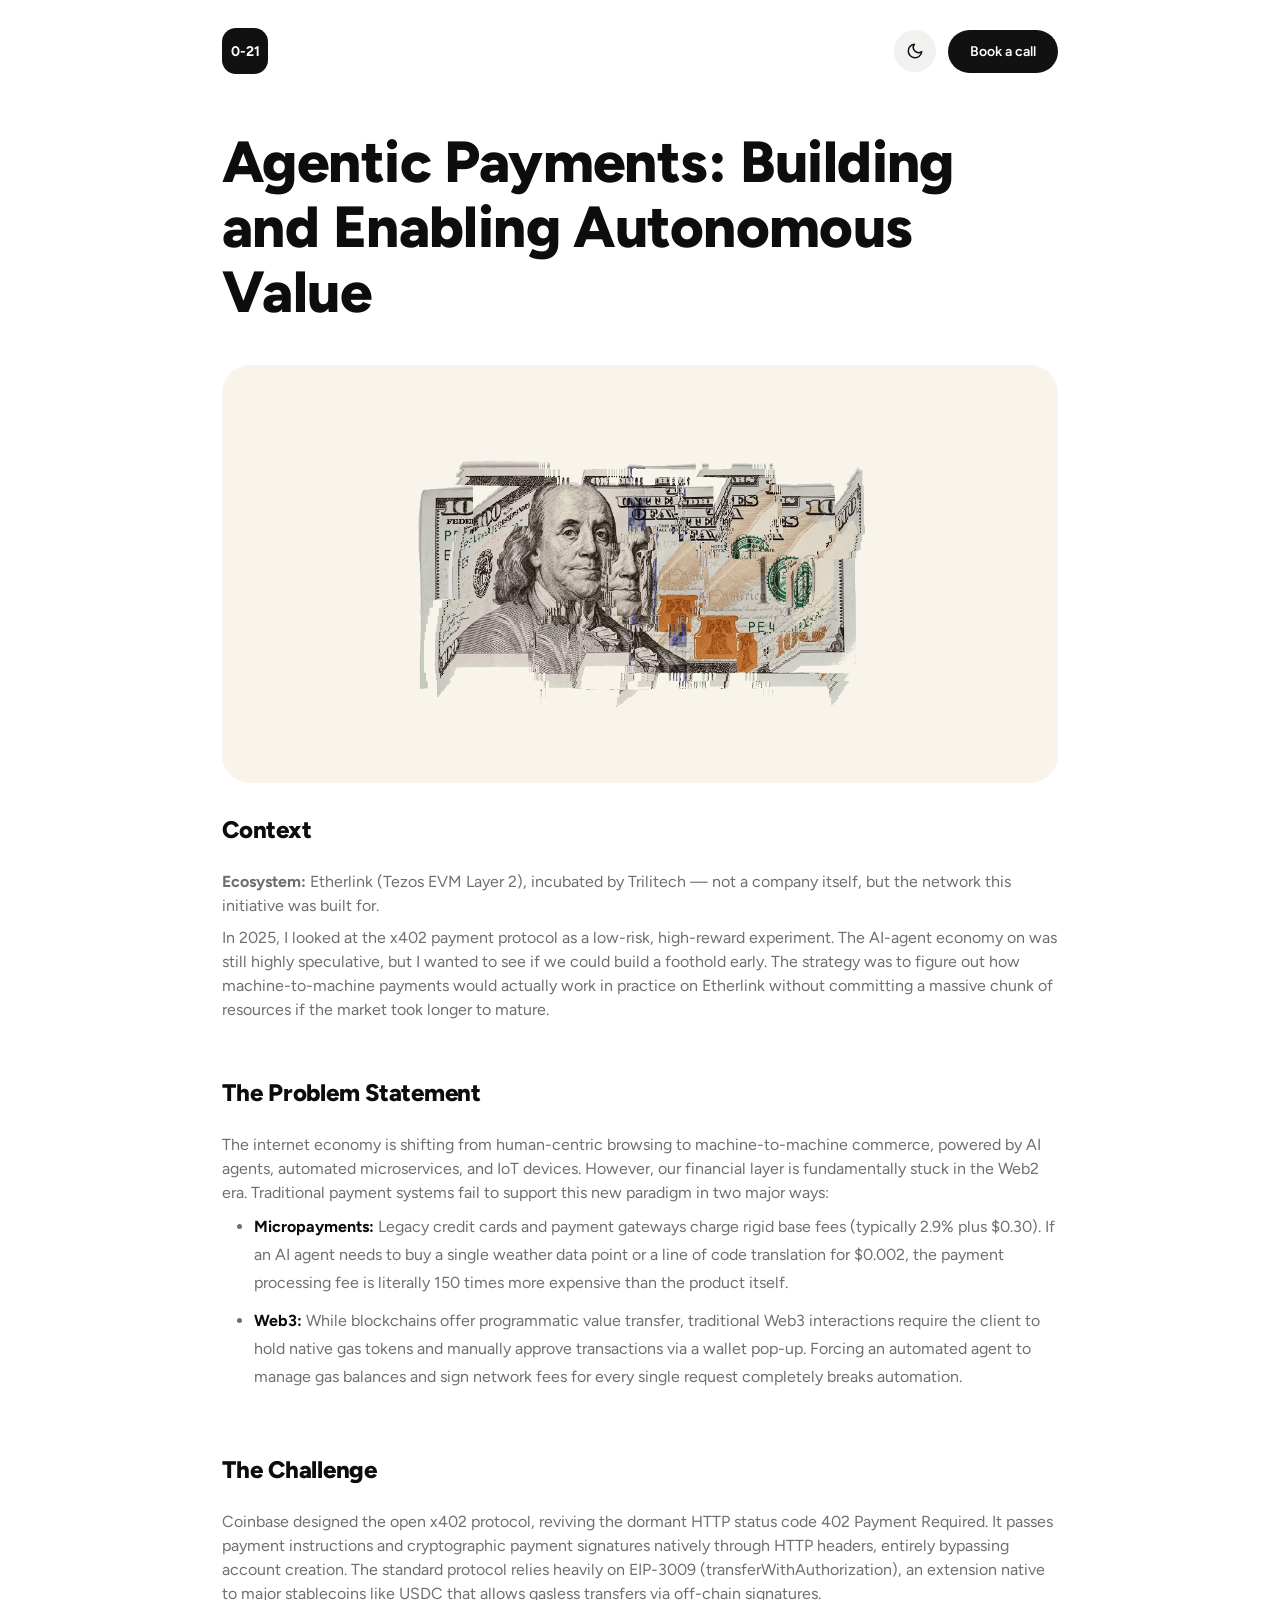
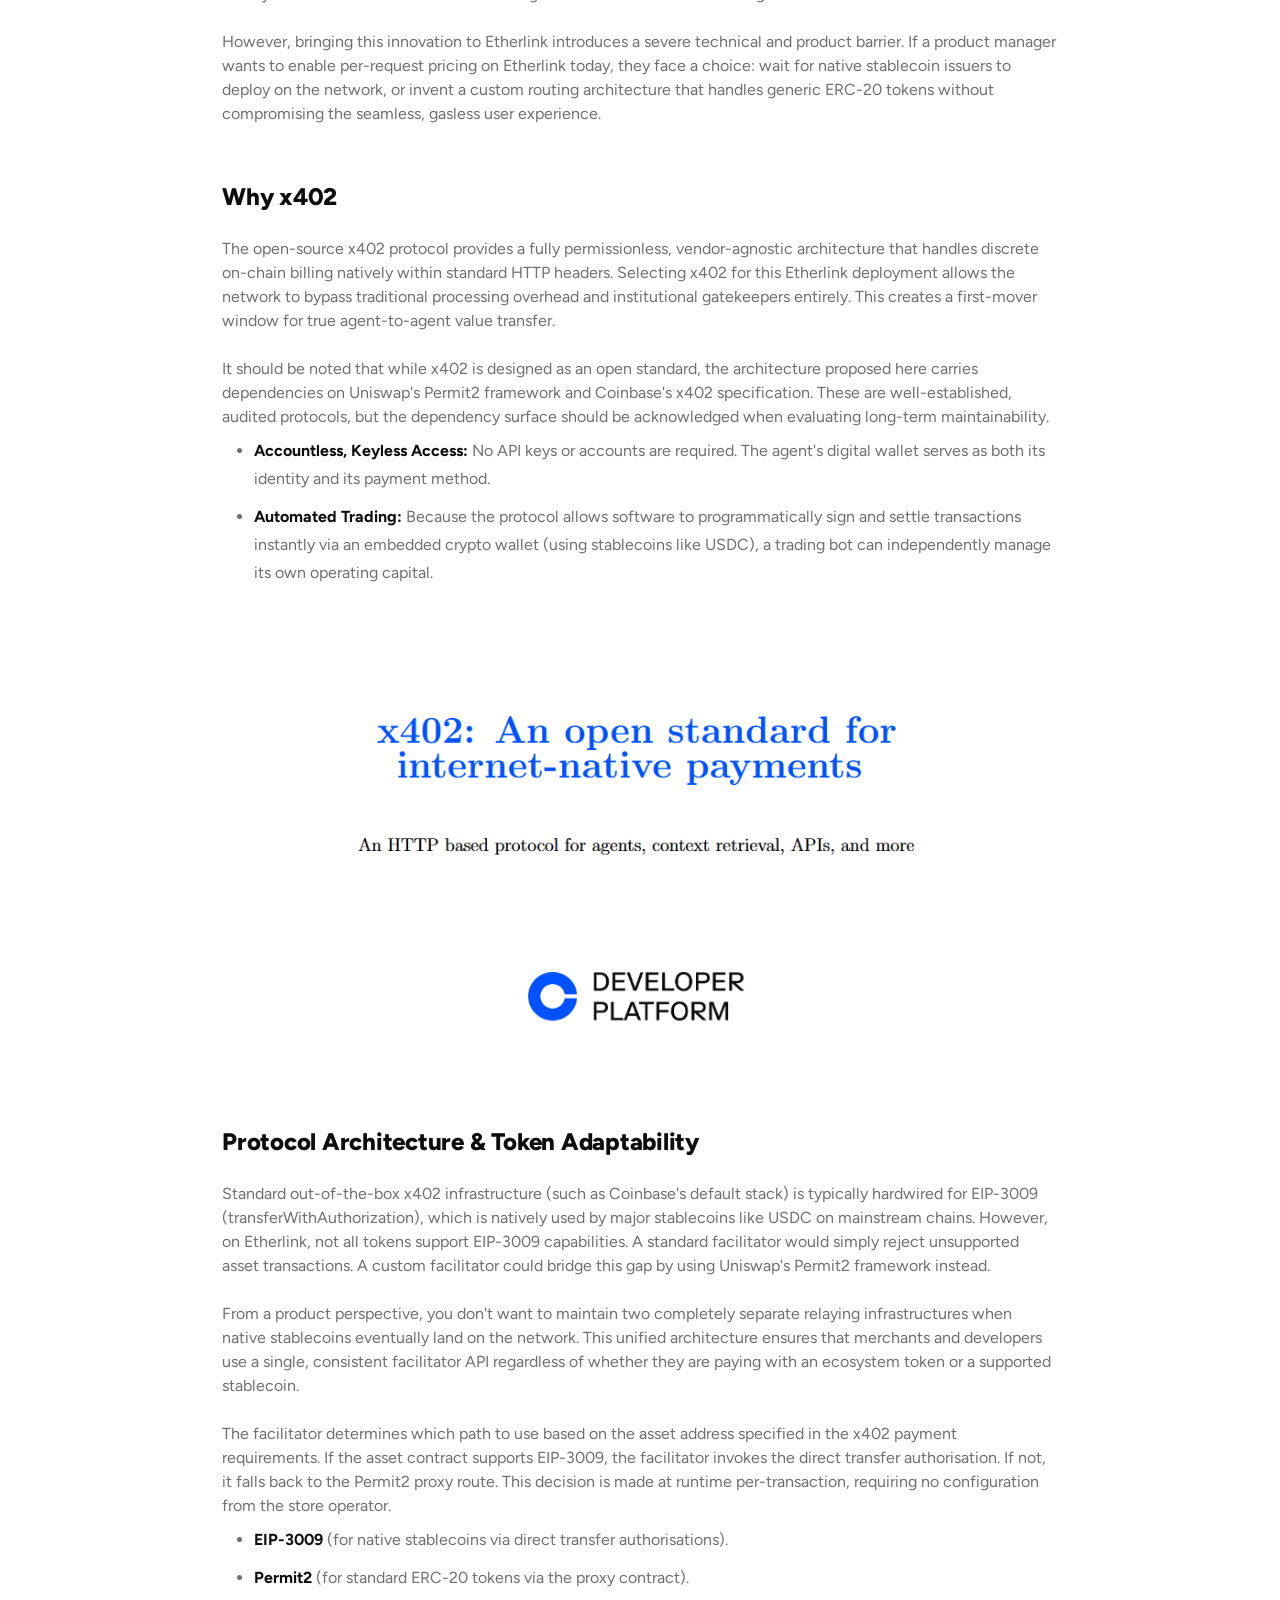
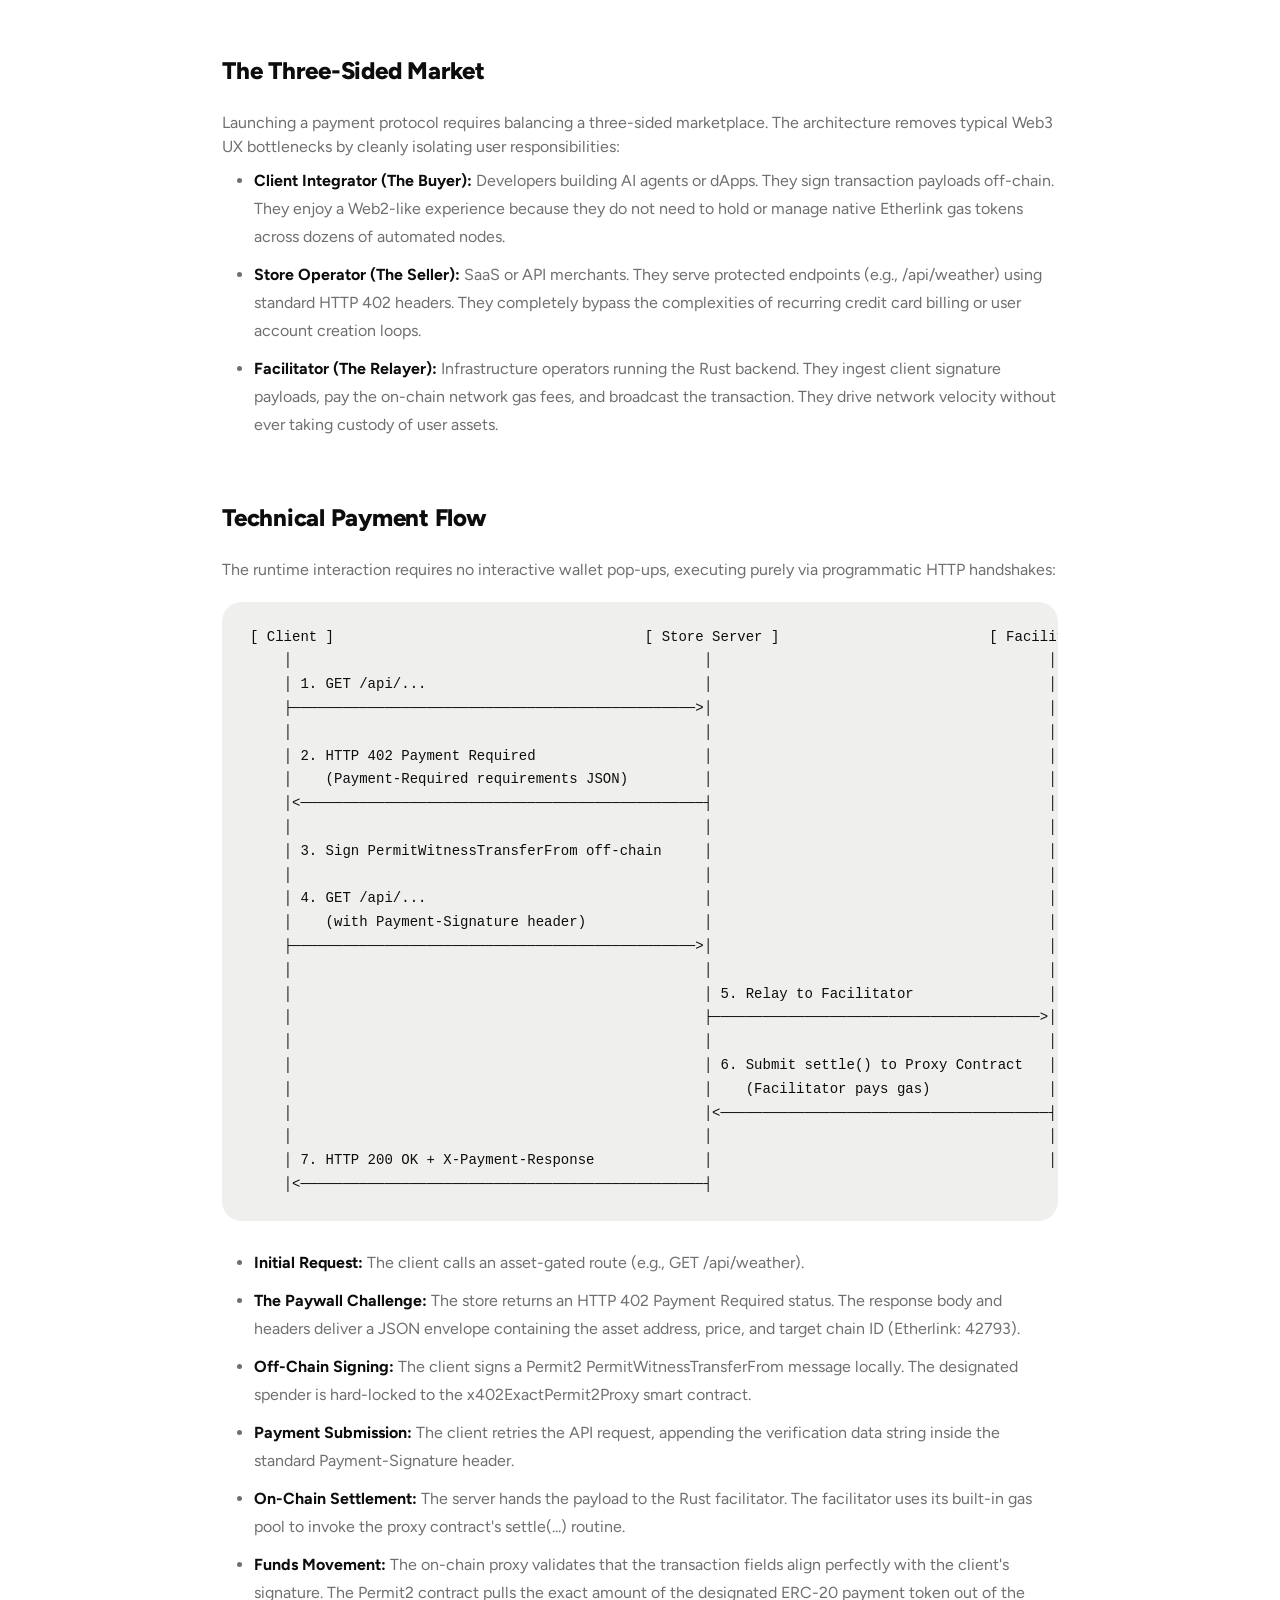
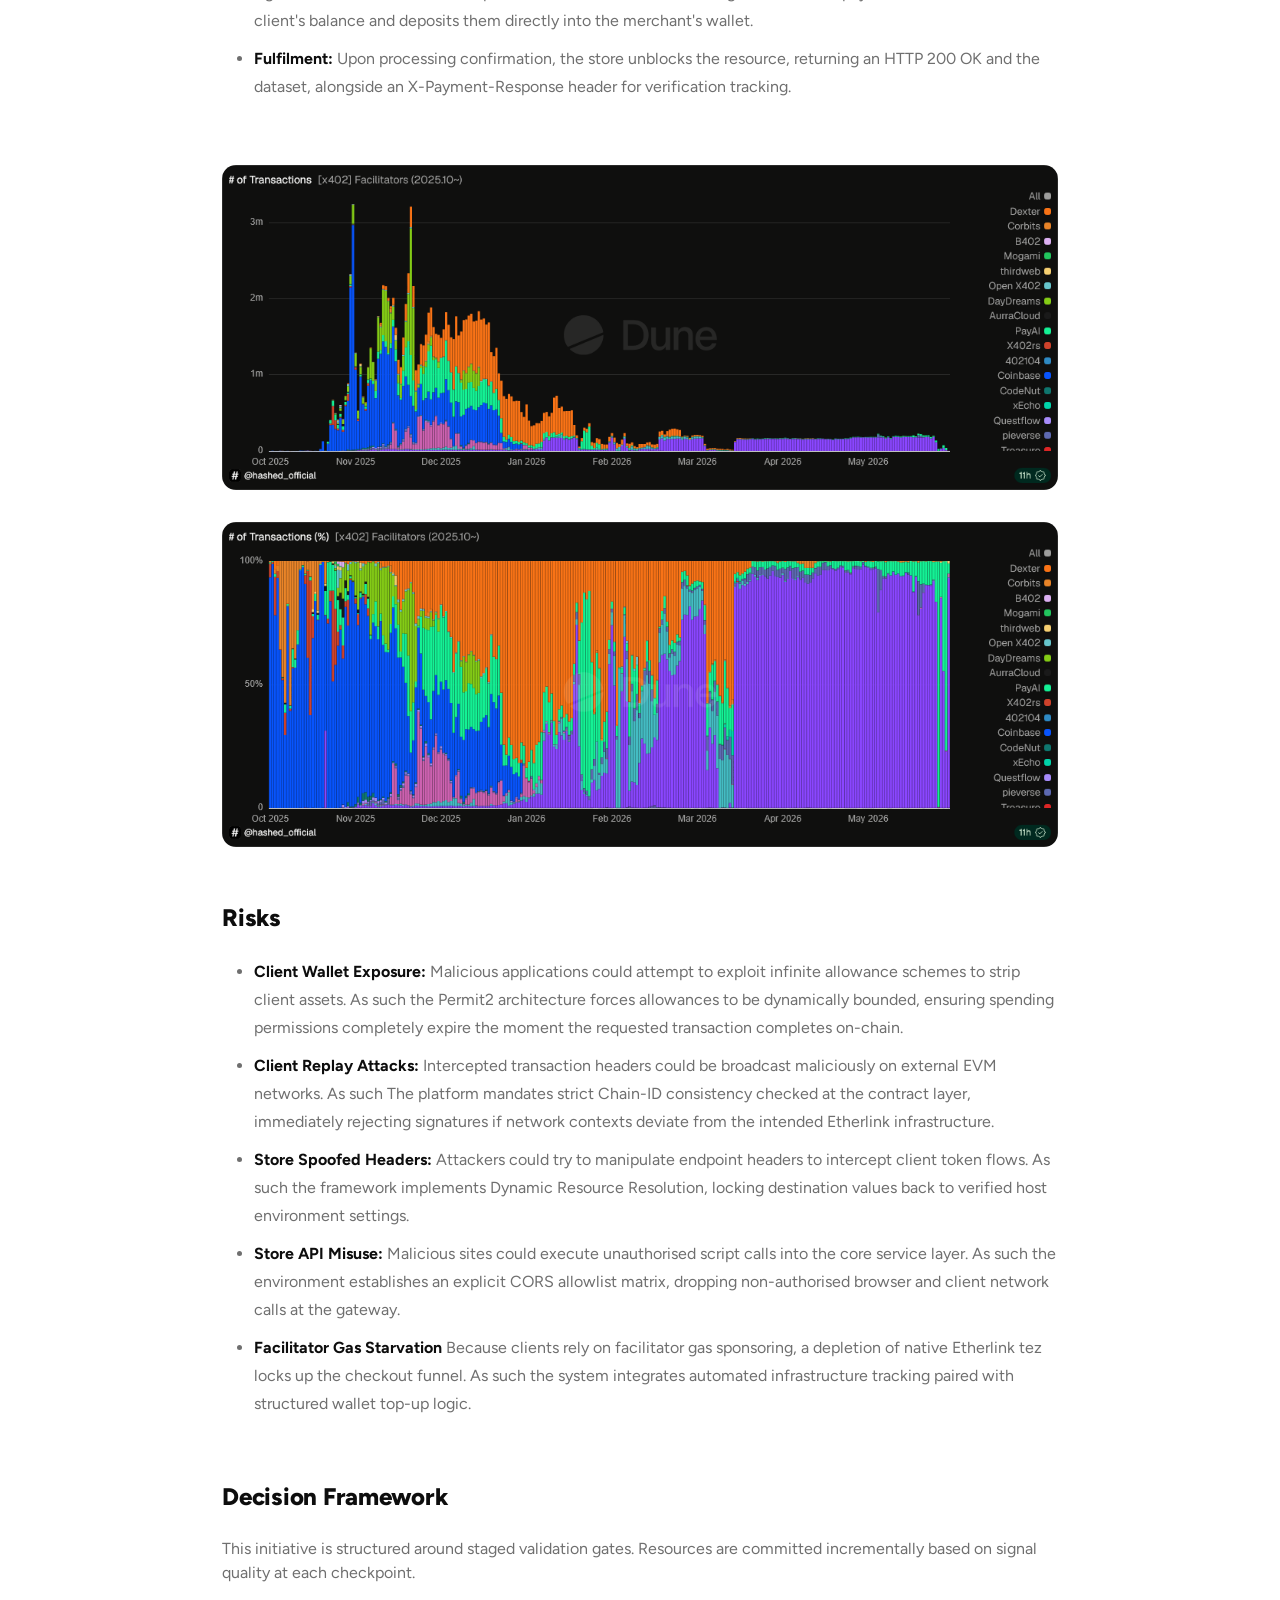
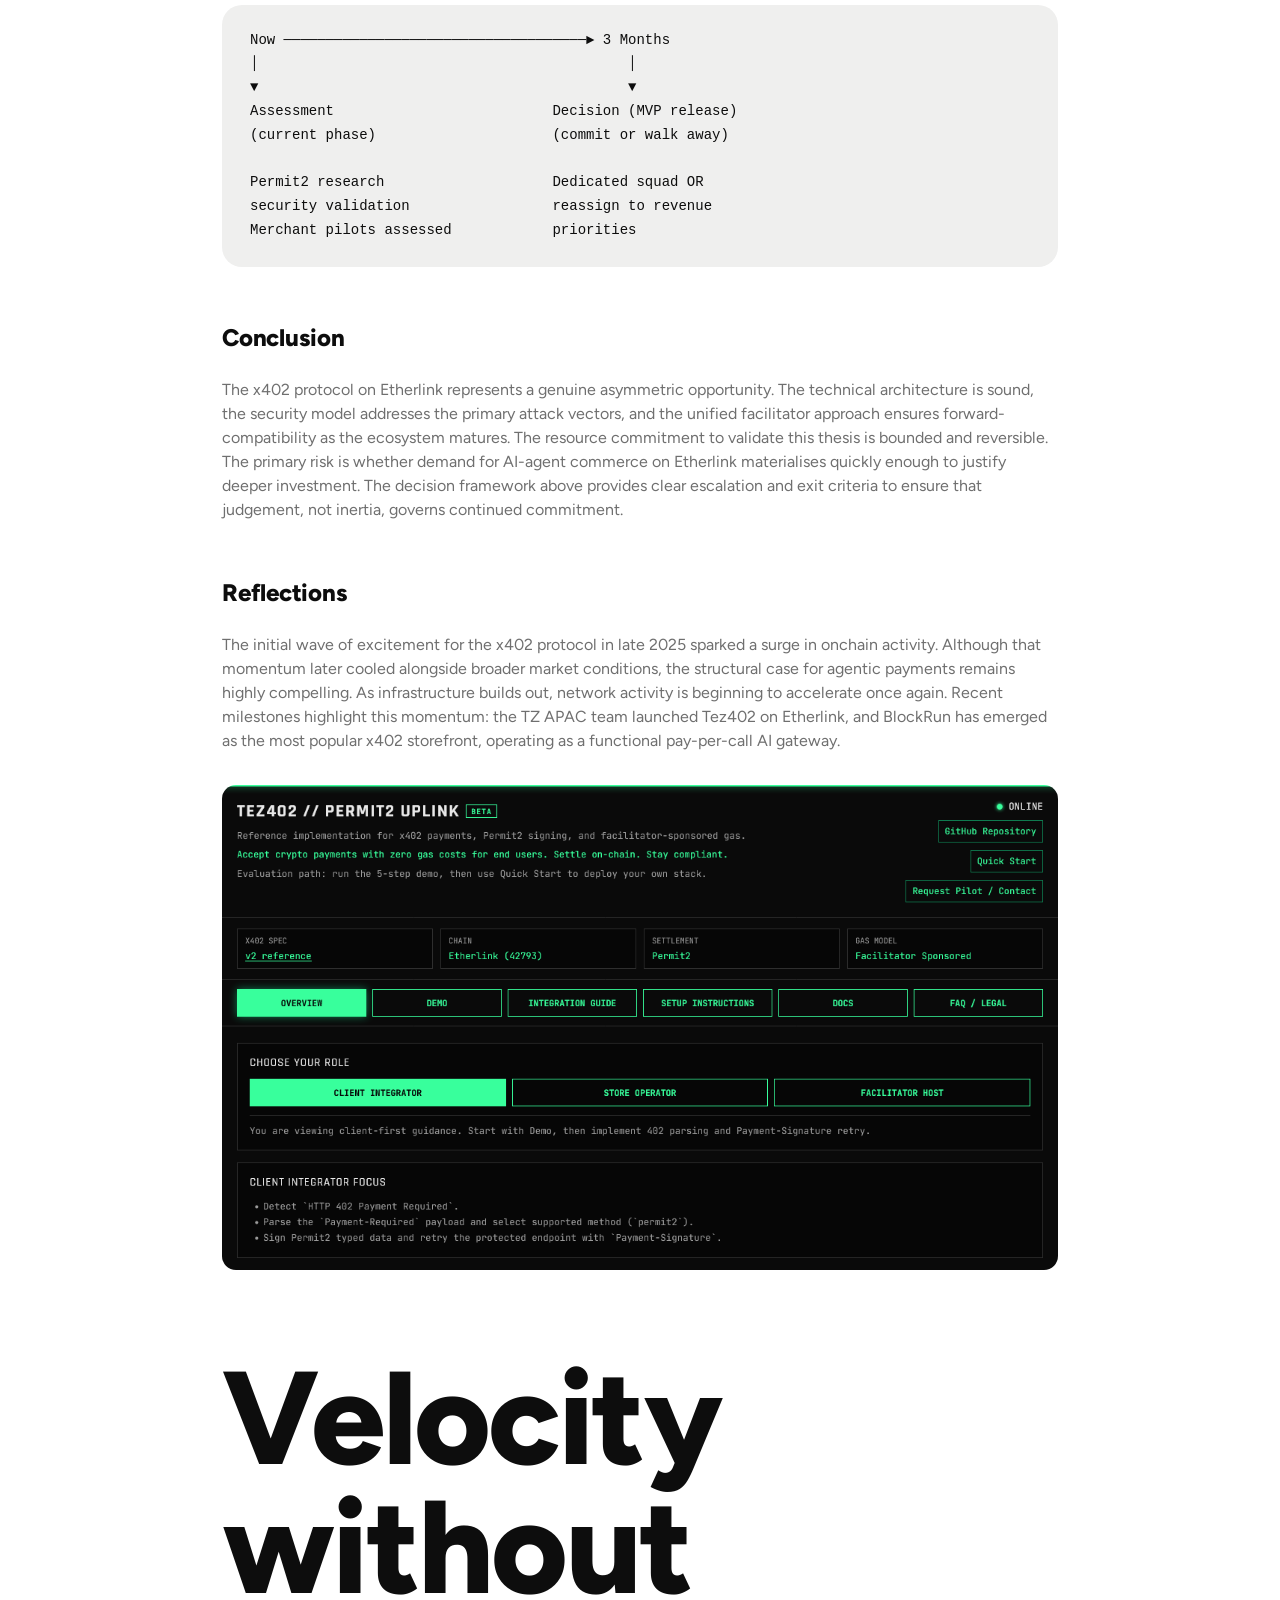
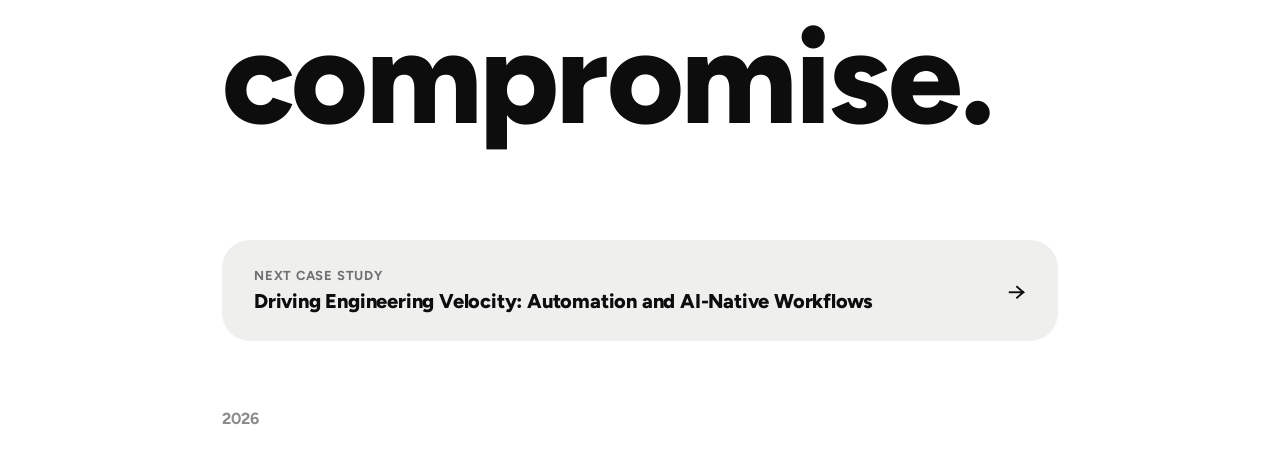
<file: agentic.html>
<!DOCTYPE html>
<html lang="en">
<head>
<script src="./js/theme-init.js"></script>
<meta charset="UTF-8" />
<meta name="viewport" content="width=device-width, initial-scale=1.0" />
<meta name="theme-color" content="#ffffff" />
<title>Agentic Payments with x402 — Case Study | The Crypto PM</title>
<meta name="description" content="How the x402 protocol enables autonomous, agent-to-agent payments — a look at the three-sided market, protocol architecture, and the risk/decision framework behind it." />
<meta property="og:type" content="article" />
<meta property="og:url" content="https://f4-4.github.io/0-21/agentic.html" />
<meta property="og:title" content="Agentic Payments with x402 — Case Study" />
<meta property="og:description" content="How the x402 protocol enables autonomous, agent-to-agent payments — a look at the three-sided market, protocol architecture, and the risk/decision framework behind it." />
<meta property="og:image" content="https://f4-4.github.io/0-21/images/x402.webp" />
<meta name="twitter:card" content="summary_large_image" />
<meta name="twitter:title" content="Agentic Payments with x402 — Case Study" />
<meta name="twitter:description" content="How the x402 protocol enables autonomous, agent-to-agent payments — a look at the three-sided market, protocol architecture, and the risk/decision framework behind it." />
<meta name="twitter:image" content="https://f4-4.github.io/0-21/images/x402.webp" />
<link rel="icon" type="image/png" href="./images/favicon.png">
<link rel="preconnect" href="https://fonts.googleapis.com">
<link rel="preconnect" href="https://fonts.gstatic.com" crossorigin>
<link href="https://fonts.googleapis.com/css2?family=Figtree:wght@400;500;600;700;800;900&display=swap" rel="stylesheet">
<link rel="stylesheet" href="./css/styles.css">
<link rel="stylesheet" href="./css/case-study.css">
</head>
<body style="--article-accent:#f8f3eb;">
<div class="container">
<header>
<a class="badge" href="./index.html">0-21</a>
<div class="header-right">
<button class="theme-toggle" id="themeToggle" aria-label="Toggle theme">
<svg class="icon-moon" viewBox="0 0 24 24" fill="none" stroke="currentColor" stroke-width="2" stroke-linecap="round" stroke-linejoin="round">
<path d="M21 12.79A9 9 0 1 1 11.21 3 7 7 0 0 0 21 12.79z"></path>
</svg>
<svg class="icon-sun" viewBox="0 0 24 24" fill="none" stroke="currentColor" stroke-width="2" stroke-linecap="round" stroke-linejoin="round">
<circle cx="12" cy="12" r="4"></circle>
<line x1="12" y1="2" x2="12" y2="4"></line>
<line x1="12" y1="20" x2="12" y2="22"></line>
<line x1="4.93" y1="4.93" x2="6.34" y2="6.34"></line>
<line x1="17.66" y1="17.66" x2="19.07" y2="19.07"></line>
<line x1="2" y1="12" x2="4" y2="12"></line>
<line x1="20" y1="12" x2="22" y2="12"></line>
<line x1="4.93" y1="19.07" x2="6.34" y2="17.66"></line>
<line x1="17.66" y1="6.34" x2="19.07" y2="4.93"></line>
</svg>
</button>
<a class="book-call" href="https://calendly.com/franklyn021/30min" target="_blank" rel="noopener noreferrer">Book a call</a>
</div>
</header>
<main>
<section class="hero">
<h1>Agentic Payments: Building and Enabling Autonomous Value</h1>
<div class="article-image">
<img src="./images/x402.webp" alt="x402" />
</div>
</section>
<section class="article-body">
<h2>Context</h2>
<p><b>Ecosystem:</b> Etherlink (Tezos EVM Layer 2), incubated by Trilitech — not a company itself, but the network this initiative was built for.</p>
<p>In 2025, I looked at the x402 payment protocol as a low-risk, high-reward experiment. The AI-agent economy on was still highly speculative, but I wanted to see if we could build a foothold early. The strategy was to figure out how machine-to-machine payments would actually work in practice on Etherlink without committing a massive chunk of resources if the market took longer to mature.</p>
<h2>The Problem Statement</h2>
<p>The internet economy is shifting from human-centric browsing to machine-to-machine commerce, powered by AI agents, automated microservices, and IoT devices. However, our financial layer is fundamentally stuck in the Web2 era. Traditional payment systems fail to support this new paradigm in two major ways:</p>
<ul>
<li><b>Micropayments:</b> Legacy credit cards and payment gateways charge rigid base fees (typically 2.9% plus $0.30). If an AI agent needs to buy a single weather data point or a line of code translation for $0.002, the payment processing fee is literally 150 times more expensive than the product itself.</li>
<li><b>Web3:</b> While blockchains offer programmatic value transfer, traditional Web3 interactions require the client to hold native gas tokens and manually approve transactions via a wallet pop-up. Forcing an automated agent to manage gas balances and sign network fees for every single request completely breaks automation.</li>
</ul>
<h2>The Challenge</h2>
<p>Coinbase designed the open x402 protocol, reviving the dormant HTTP status code 402 Payment Required. It passes payment instructions and cryptographic payment signatures natively through HTTP headers, entirely bypassing account creation. The standard protocol relies heavily on EIP-3009 (transferWithAuthorization), an extension native to major stablecoins like USDC that allows gasless transfers via off-chain signatures.<br><br> However, bringing this innovation to Etherlink introduces a severe technical and product barrier. If a product manager wants to enable per-request pricing on Etherlink today, they face a choice: wait for native stablecoin issuers to deploy on the network, or invent a custom routing architecture that handles generic ERC-20 tokens without compromising the seamless, gasless user experience.</p>
<h2>Why x402</h2>
<p>The open-source x402 protocol provides a fully permissionless, vendor-agnostic architecture that handles discrete on-chain billing natively within standard HTTP headers. Selecting x402 for this Etherlink deployment allows the network to bypass traditional processing overhead and institutional gatekeepers entirely. This creates a first-mover window for true agent-to-agent value transfer.<br><br> It should be noted that while x402 is designed as an open standard, the architecture proposed here carries dependencies on Uniswap's Permit2 framework and Coinbase's x402 specification. These are well-established, audited protocols, but the dependency surface should be acknowledged when evaluating long-term maintainability.</p>
<ul>
<li><b>Accountless, Keyless Access:</b> No API keys or accounts are required. The agent's digital wallet serves as both its identity and its payment method.</li>
<li><b>Automated Trading:</b> Because the protocol allows software to programmatically sign and settle transactions instantly via an embedded crypto wallet (using stablecoins like USDC), a trading bot can independently manage its own operating capital.</li>
</ul>
<img src="./images/x402-whitepaper.png" alt="x402 whitepaper" loading="lazy">
<h2>Protocol Architecture & Token Adaptability</h2>
<p>Standard out-of-the-box x402 infrastructure (such as Coinbase's default stack) is typically hardwired for EIP-3009 (transferWithAuthorization), which is natively used by major stablecoins like USDC on mainstream chains. However, on Etherlink, not all tokens support EIP-3009 capabilities. A standard facilitator would simply reject unsupported asset transactions. A custom facilitator could bridge this gap by using Uniswap's Permit2 framework instead.<br><br> From a product perspective, you don't want to maintain two completely separate relaying infrastructures when native stablecoins eventually land on the network. This unified architecture ensures that merchants and developers use a single, consistent facilitator API regardless of whether they are paying with an ecosystem token or a supported stablecoin.<br><br> The facilitator determines which path to use based on the asset address specified in the x402 payment requirements. If the asset contract supports EIP-3009, the facilitator invokes the direct transfer authorisation. If not, it falls back to the Permit2 proxy route. This decision is made at runtime per-transaction, requiring no configuration from the store operator.</p>
<ul>
<li><b>EIP-3009</b> (for native stablecoins via direct transfer authorisations).</li>
<li><b>Permit2</b> (for standard ERC-20 tokens via the proxy contract).</li>
</ul>
<h2>The Three-Sided Market</h2>
<p>Launching a payment protocol requires balancing a three-sided marketplace. The architecture removes typical Web3 UX bottlenecks by cleanly isolating user responsibilities:</p>
<ul>
<li><b>Client Integrator (The Buyer):</b> Developers building AI agents or dApps. They sign transaction payloads off-chain. They enjoy a Web2-like experience because they do not need to hold or manage native Etherlink gas tokens across dozens of automated nodes.</li>
<li><b>Store Operator (The Seller):</b> SaaS or API merchants. They serve protected endpoints (e.g., /api/weather) using standard HTTP 402 headers. They completely bypass the complexities of recurring credit card billing or user account creation loops.</li>
<li><b>Facilitator (The Relayer):</b> Infrastructure operators running the Rust backend. They ingest client signature payloads, pay the on-chain network gas fees, and broadcast the transaction. They drive network velocity without ever taking custody of user assets.</li>
</ul>
<h2>Technical Payment Flow</h2>
<p>The runtime interaction requires no interactive wallet pop-ups, executing purely via programmatic HTTP handshakes:</p>
    <pre class="code-block">
[ Client ]                                     [ Store Server ]                         [ Facilitator ]
    │                                                 │                                        │
    │ 1. GET /api/...                                 │                                        │
    ├────────────────────────────────────────────────>│                                        │
    │                                                 │                                        │
    │ 2. HTTP 402 Payment Required                    │                                        │
    │    (Payment-Required requirements JSON)         │                                        │
    │<────────────────────────────────────────────────┤                                        │
    │                                                 │                                        │
    │ 3. Sign PermitWitnessTransferFrom off-chain     │                                        │
    │                                                 │                                        │
    │ 4. GET /api/...                                 │                                        │
    │    (with Payment-Signature header)              │                                        │
    ├────────────────────────────────────────────────>│                                        │
    │                                                 │                                        │
    │                                                 │ 5. Relay to Facilitator                │
    │                                                 ├───────────────────────────────────────>│
    │                                                 │                                        │
    │                                                 │ 6. Submit settle() to Proxy Contract   │
    │                                                 │    (Facilitator pays gas)              │
    │                                                 │<───────────────────────────────────────┤
    │                                                 │                                        │
    │ 7. HTTP 200 OK + X-Payment-Response             │                                        │
    │<────────────────────────────────────────────────┤</pre>
<ul>
<li><b>Initial Request:</b> The client calls an asset-gated route (e.g., GET /api/weather).</li>
<li><b>The Paywall Challenge:</b> The store returns an HTTP 402 Payment Required status. The response body and headers deliver a JSON envelope containing the asset address, price, and target chain ID (Etherlink: 42793).</li>
<li><b>Off-Chain Signing:</b> The client signs a Permit2 PermitWitnessTransferFrom message locally. The designated spender is hard-locked to the x402ExactPermit2Proxy smart contract.</li>
<li><b>Payment Submission:</b> The client retries the API request, appending the verification data string inside the standard Payment-Signature header.</li>
<li><b>On-Chain Settlement:</b> The server hands the payload to the Rust facilitator. The facilitator uses its built-in gas pool to invoke the proxy contract's settle(...) routine.</li>
<li><b>Funds Movement:</b> The on-chain proxy validates that the transaction fields align perfectly with the client's signature. The Permit2 contract pulls the exact amount of the designated ERC-20 payment token out of the client's balance and deposits them directly into the merchant's wallet. </li>
<li><b>Fulfilment:</b> Upon processing confirmation, the store unblocks the resource, returning an HTTP 200 OK and the dataset, alongside an X-Payment-Response header for verification tracking.</li>
</ul>
<img src="./images/x402dune1.png" alt="x402 dune data" loading="lazy">
<img src="./images/x402dune.png" alt="x402 dune data" loading="lazy">
<h2>Risks</h2>
<ul>
<li><b>Client Wallet Exposure:</b> Malicious applications could attempt to exploit infinite allowance schemes to strip client assets. As such the Permit2 architecture forces allowances to be dynamically bounded, ensuring spending permissions completely expire the moment the requested transaction completes on-chain.</li>
<li><b>Client Replay Attacks:</b> Intercepted transaction headers could be broadcast maliciously on external EVM networks. As such The platform mandates strict Chain-ID consistency checked at the contract layer, immediately rejecting signatures if network contexts deviate from the intended Etherlink infrastructure.</li>
<li><b>Store Spoofed Headers:</b> Attackers could try to manipulate endpoint headers to intercept client token flows. As such the framework implements Dynamic Resource Resolution, locking destination values back to verified host environment settings.</li>
<li><b>Store API Misuse:</b> Malicious sites could execute unauthorised script calls into the core service layer. As such the environment establishes an explicit CORS allowlist matrix, dropping non-authorised browser and client network calls at the gateway.</li>
<li><b>Facilitator Gas Starvation</b> Because clients rely on facilitator gas sponsoring, a depletion of native Etherlink tez locks up the checkout funnel. As such the system integrates automated infrastructure tracking paired with structured wallet top-up logic.</li>
</ul>
<h2>Decision Framework</h2>
<p>This initiative is structured around staged validation gates. Resources are committed incrementally based on signal quality at each checkpoint.</p>
     <pre class="code-block">Now ────────────────────────────────────► 3 Months
│                                            │
▼                                            ▼
Assessment                          Decision (MVP release)
(current phase)                     (commit or walk away)
                        
Permit2 research                    Dedicated squad OR
security validation                 reassign to revenue
Merchant pilots assessed            priorities</pre>
<h2>Conclusion</h2>
<p>The x402 protocol on Etherlink represents a genuine asymmetric opportunity. The technical architecture is sound, the security model addresses the primary attack vectors, and the unified facilitator approach ensures forward-compatibility as the ecosystem matures. The resource commitment to validate this thesis is bounded and reversible. The primary risk is whether demand for AI-agent commerce on Etherlink materialises quickly enough to justify deeper investment. The decision framework above provides clear escalation and exit criteria to ensure that judgement, not inertia, governs continued commitment.</p>
<h2>Reflections</h2>
<p>The initial wave of excitement for the x402 protocol in late 2025 sparked a surge in onchain activity. Although that momentum later cooled alongside broader market conditions, the structural case for agentic payments remains highly compelling. As infrastructure builds out, network activity is beginning to accelerate once again. Recent milestones highlight this momentum: the TZ APAC team launched Tez402 on Etherlink, and BlockRun has emerged as the most popular x402 storefront, operating as a functional pay-per-call AI gateway.</p>
<img src="./images/tez402.png" alt="tezx402" loading="lazy">
</section>
<section class="closing">
<h2>Velocity without<br>compromise.</h2>
</section>
<a class="next-case" href="./ai.html">
<div class="next-case-text">
<div class="next-case-label">Next case study</div>
<div class="next-case-title">Driving Engineering Velocity: Automation and AI-Native Workflows</div>
</div>
<div class="next-case-arrow">&rarr;</div>
</a>
</main>
<footer>
<span><b>2026</b></span>
</footer>
</div>
<script src="./js/theme-toggle.js" defer></script>
</body>
</html>
</file>
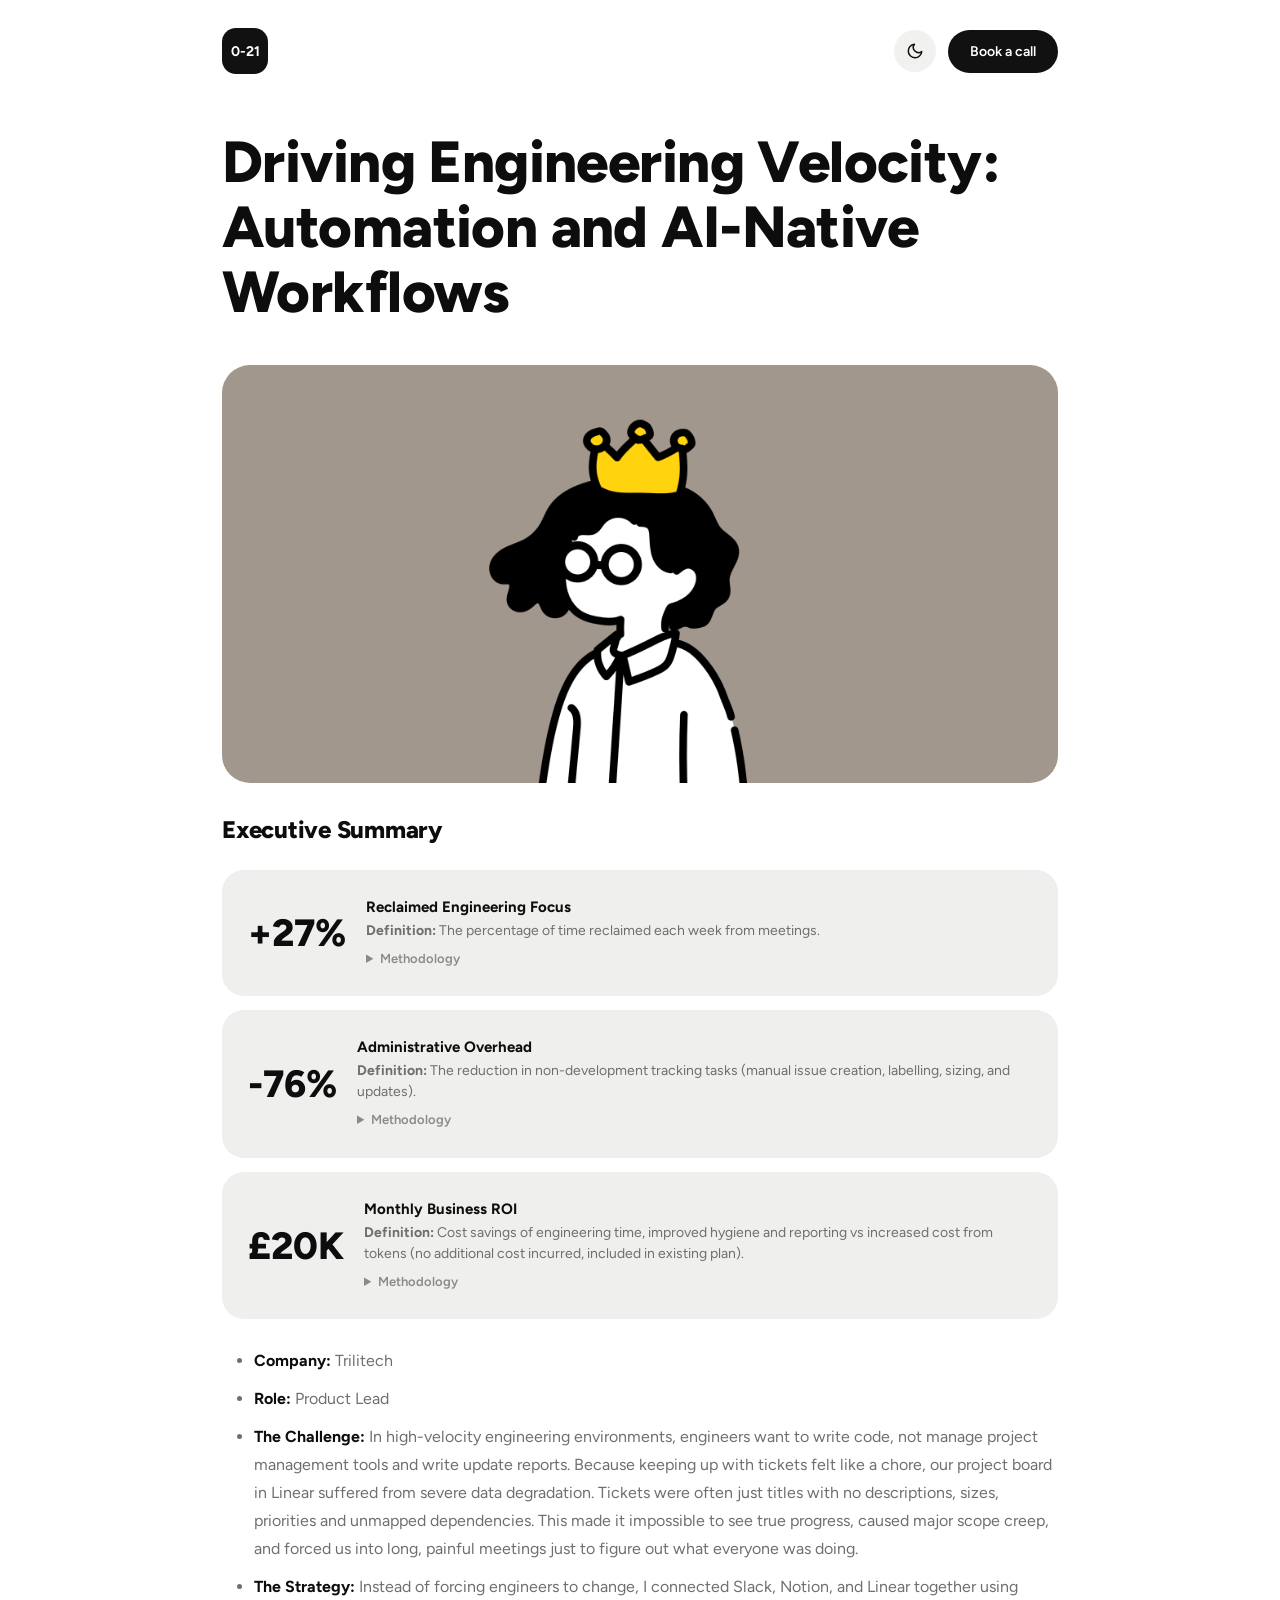
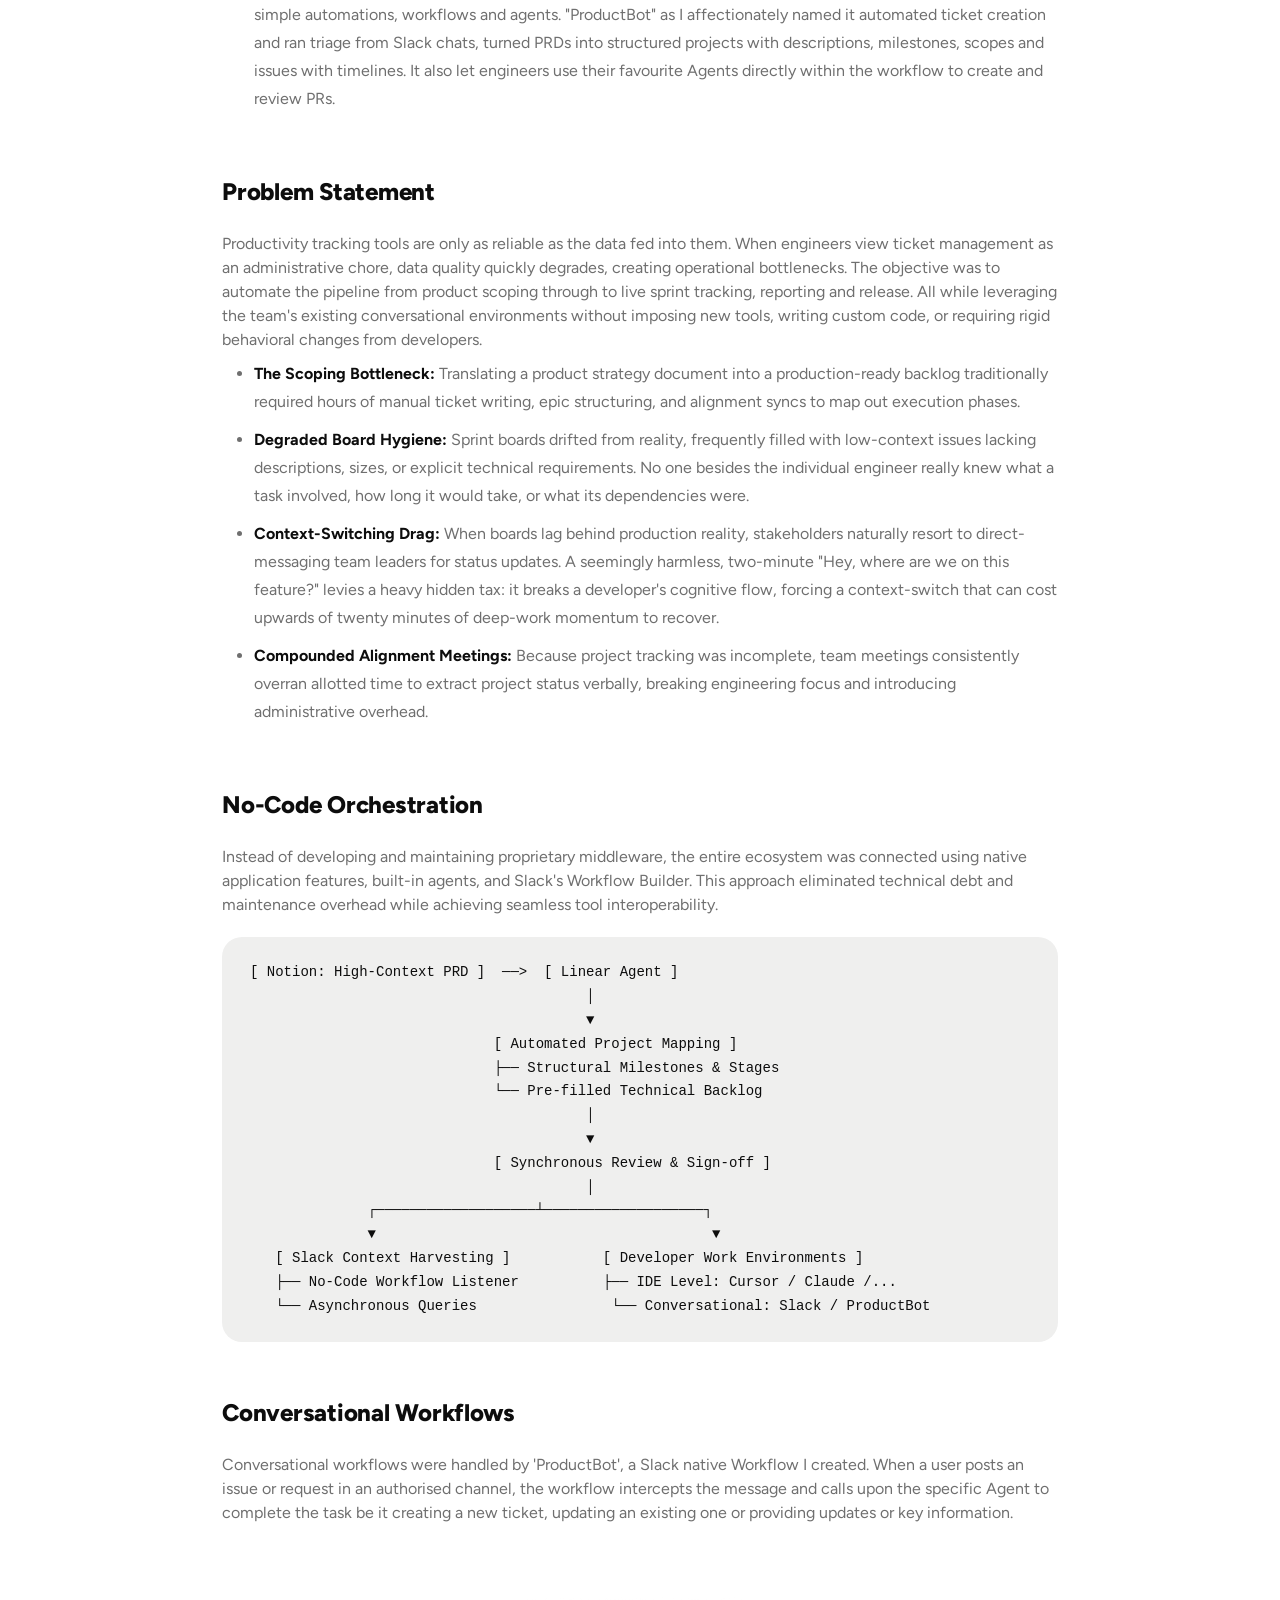
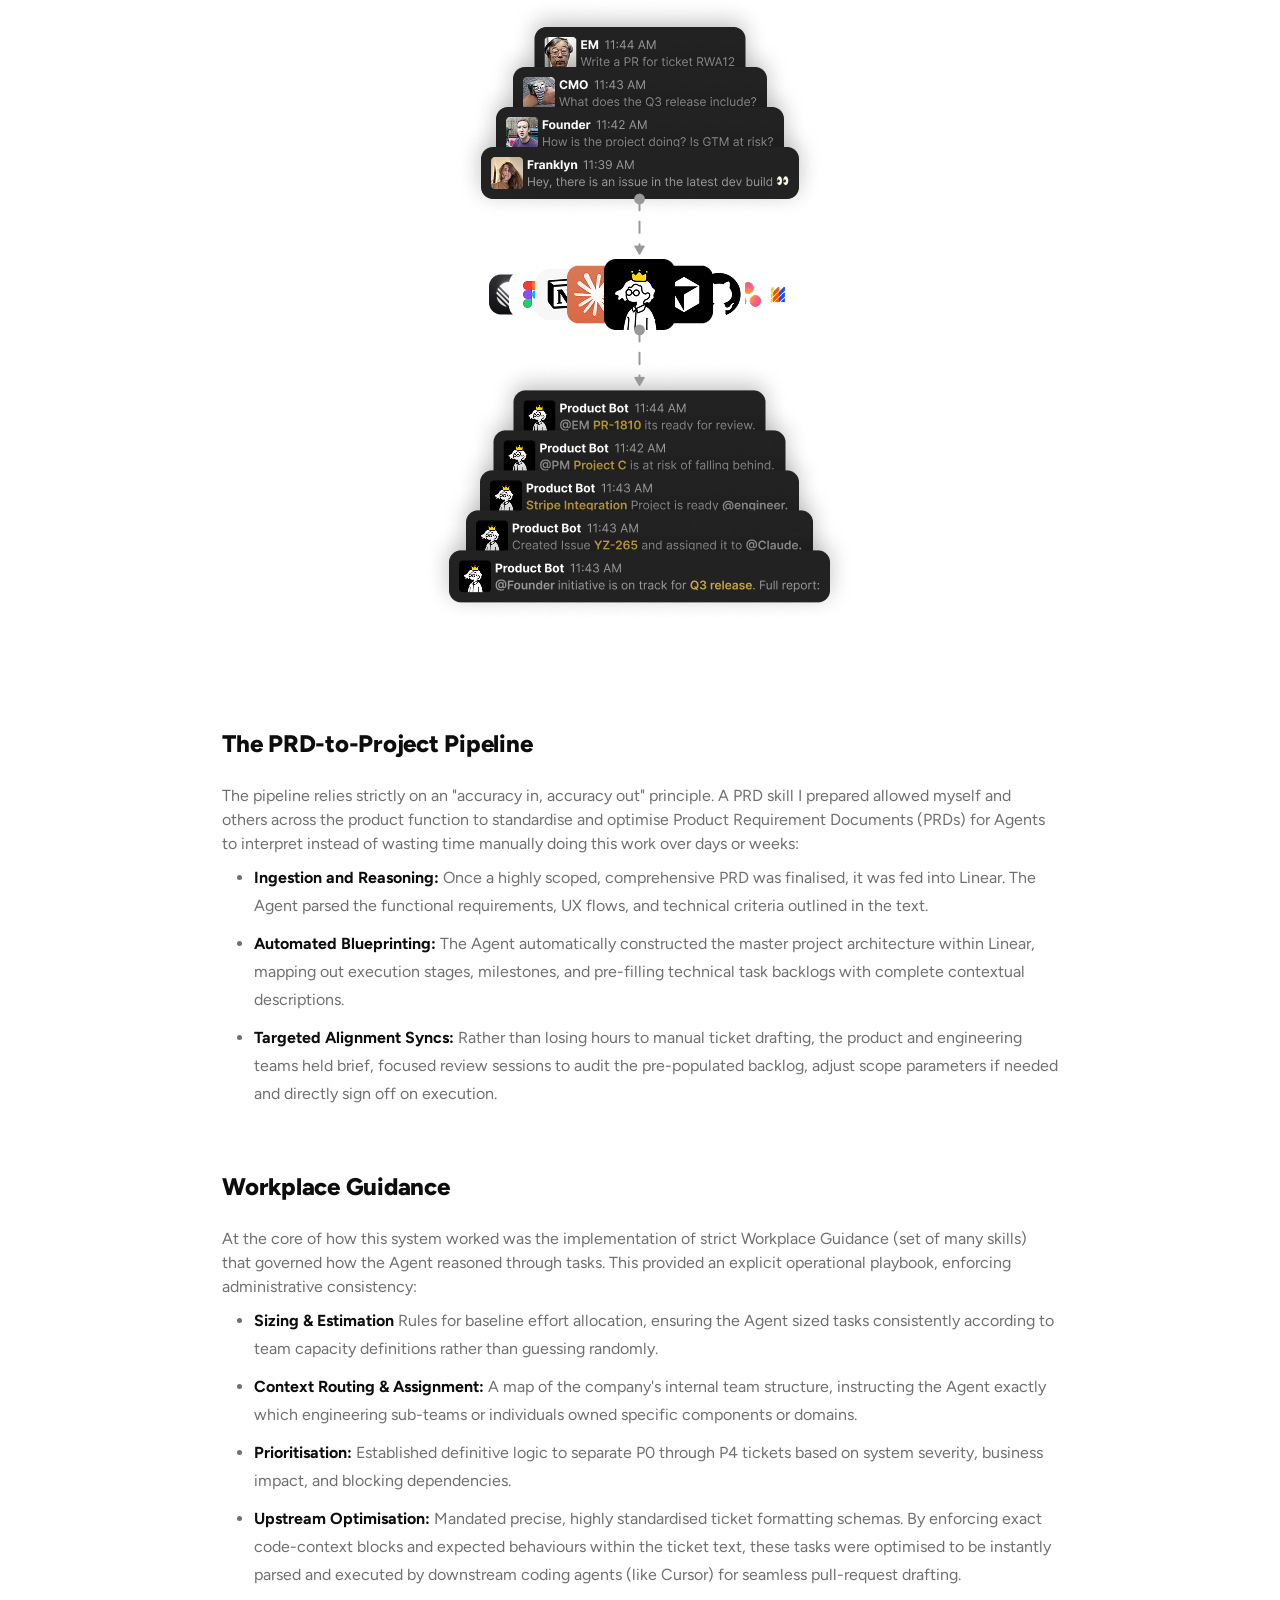
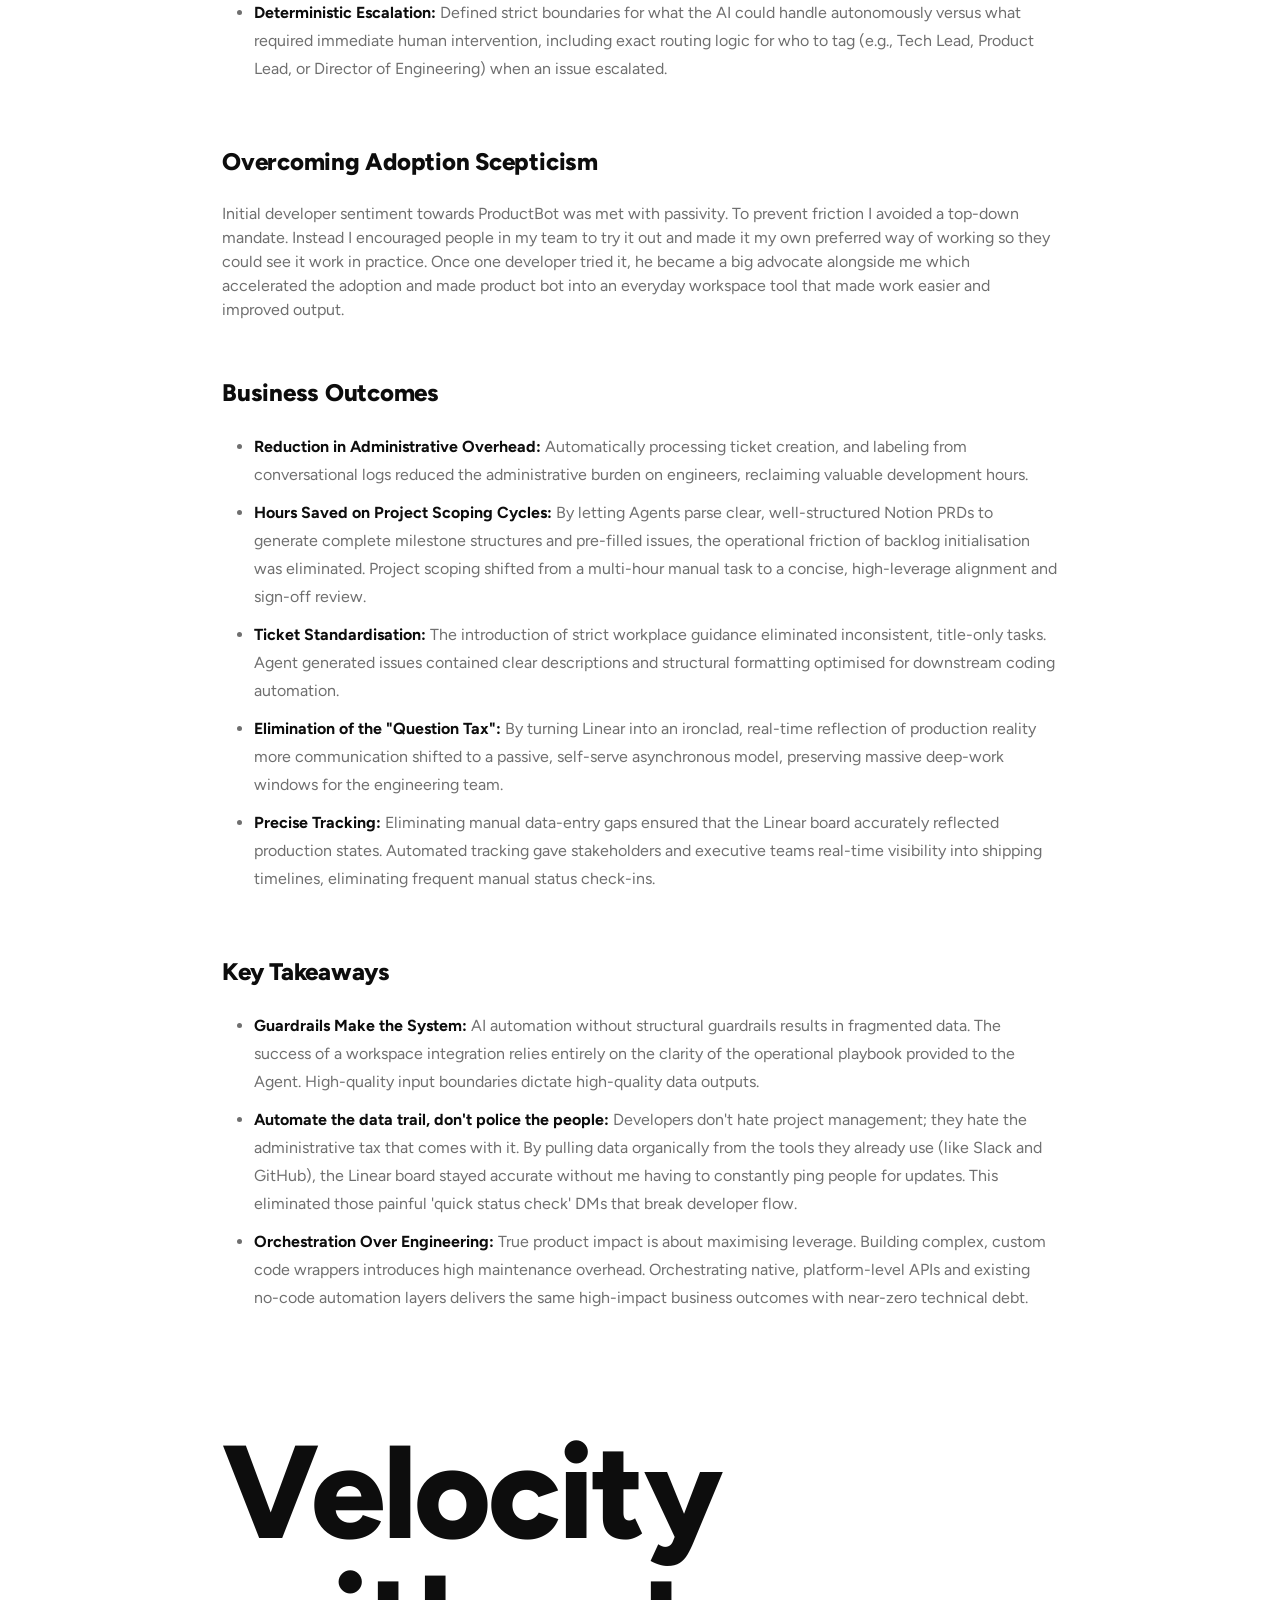
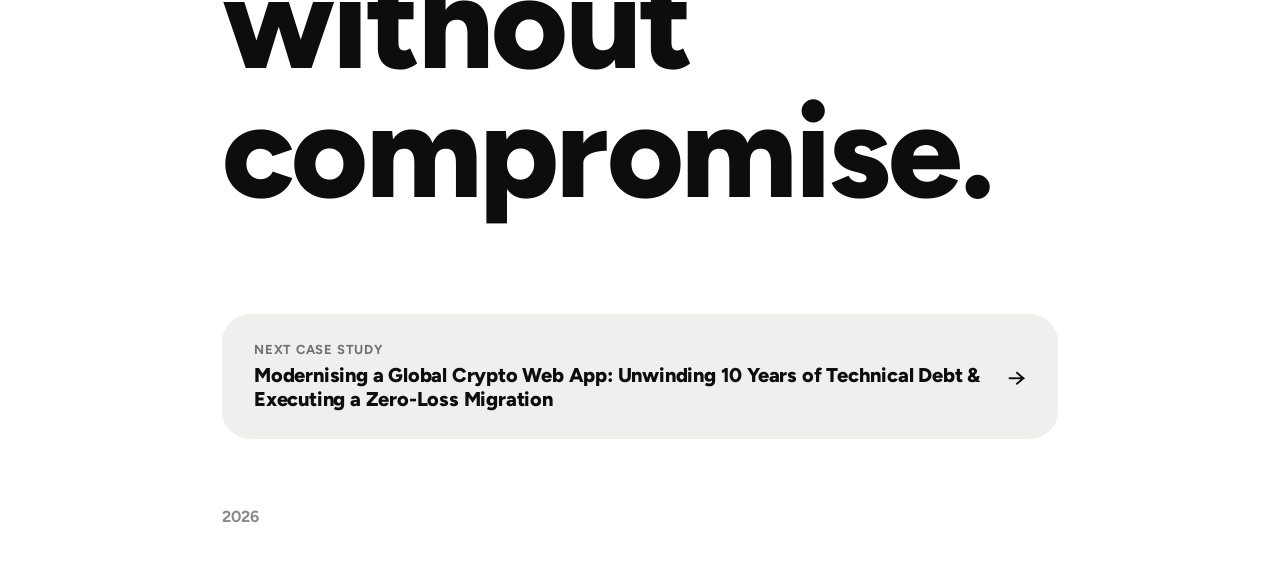
<file: ai.html>
<!DOCTYPE html>
<html lang="en">
<head>
<script src="./js/theme-init.js"></script>
<meta charset="UTF-8" />
<meta name="viewport" content="width=device-width, initial-scale=1.0" />
<meta name="theme-color" content="#ffffff" />
<title>Driving Engineering Velocity with AI-Native Workflows — Case Study | The Crypto PM</title>
<meta name="description" content="How no-code orchestration, conversational workflows, and a PRD-to-project pipeline drove engineering velocity and overcame adoption scepticism." />
<meta property="og:type" content="article" />
<meta property="og:url" content="https://f4-4.github.io/0-21/ai.html" />
<meta property="og:title" content="Driving Engineering Velocity with AI-Native Workflows — Case Study" />
<meta property="og:description" content="How no-code orchestration, conversational workflows, and a PRD-to-project pipeline drove engineering velocity and overcame adoption scepticism." />
<meta property="og:image" content="https://f4-4.github.io/0-21/images/Productbot.png" />
<meta name="twitter:card" content="summary_large_image" />
<meta name="twitter:title" content="Driving Engineering Velocity with AI-Native Workflows — Case Study" />
<meta name="twitter:description" content="How no-code orchestration, conversational workflows, and a PRD-to-project pipeline drove engineering velocity and overcame adoption scepticism." />
<meta name="twitter:image" content="https://f4-4.github.io/0-21/images/Productbot.png" />
<link rel="icon" type="image/png" href="./images/favicon.png">
<link rel="preconnect" href="https://fonts.googleapis.com">
<link rel="preconnect" href="https://fonts.gstatic.com" crossorigin>
<link href="https://fonts.googleapis.com/css2?family=Figtree:wght@400;500;600;700;800;900&display=swap" rel="stylesheet">
<link rel="stylesheet" href="./css/styles.css">
<link rel="stylesheet" href="./css/case-study.css">
</head>
<body style="--article-accent:#A2978C;">
<div class="container">
<header>
<a class="badge" href="./index.html">0-21</a>
<div class="header-right">
<button class="theme-toggle" id="themeToggle" aria-label="Toggle theme">
<svg class="icon-moon" viewBox="0 0 24 24" fill="none" stroke="currentColor" stroke-width="2" stroke-linecap="round" stroke-linejoin="round">
<path d="M21 12.79A9 9 0 1 1 11.21 3 7 7 0 0 0 21 12.79z"></path>
</svg>
<svg class="icon-sun" viewBox="0 0 24 24" fill="none" stroke="currentColor" stroke-width="2" stroke-linecap="round" stroke-linejoin="round">
<circle cx="12" cy="12" r="4"></circle>
<line x1="12" y1="2" x2="12" y2="4"></line>
<line x1="12" y1="20" x2="12" y2="22"></line>
<line x1="4.93" y1="4.93" x2="6.34" y2="6.34"></line>
<line x1="17.66" y1="17.66" x2="19.07" y2="19.07"></line>
<line x1="2" y1="12" x2="4" y2="12"></line>
<line x1="20" y1="12" x2="22" y2="12"></line>
<line x1="4.93" y1="19.07" x2="6.34" y2="17.66"></line>
<line x1="17.66" y1="6.34" x2="19.07" y2="4.93"></line>
</svg>
</button>
<a class="book-call" href="https://calendly.com/franklyn021/30min" target="_blank" rel="noopener noreferrer">Book a call</a>
</div>
</header>
<main>
<section class="hero">
<h1>Driving Engineering Velocity: Automation and AI-Native Workflows</h1>
<div class="article-image">
<img src="./images/Productbot.png" alt="Product Bot" />
</div>
</section>
<section class="article-body">
<h2>Executive Summary</h2>
<div class="stat-grid-detailed">
<div class="stat-card-detailed">
<div class="stat-number-detailed">+27%</div>
<div class="stat-content-detailed">
<div class="stat-title-detailed">Reclaimed Engineering Focus</div>
<div class="stat-desc-detailed"><b>Definition:</b> The percentage of time reclaimed each week from meetings.</div>
<details class="stat-formula-detailed">
<summary>Methodology</summary>
<div class="formula-text"><b>Metric:</b> ((Avg Time meetings Post - Avg Time in team meetings Pre) / Avg Time in team meetings Pre) * 100</div>
</details>
</div>
</div>
<div class="stat-card-detailed">
<div class="stat-number-detailed">-76%</div>
<div class="stat-content-detailed">
<div class="stat-title-detailed">Administrative Overhead</div>
<div class="stat-desc-detailed"><b>Definition:</b> The reduction in non-development tracking tasks (manual issue creation, labelling, sizing, and updates).</div>
<details class="stat-formula-detailed">
<summary>Methodology</summary>
<div class="formula-text"><b>Metric:</b> ((Avg Admin time Post - Avg Admin time Pre) / Avg Admin time Pre) * 100</div>
</details>
</div>
</div>
<div class="stat-card-detailed">
<div class="stat-number-detailed">£20K</div>
<div class="stat-content-detailed">
<div class="stat-title-detailed">Monthly Business ROI</div>
<div class="stat-desc-detailed"><b>Definition:</b> Cost savings of engineering time, improved hygiene and reporting vs increased cost from tokens (no additional cost incurred, included in existing plan).</div>
<details class="stat-formula-detailed">
<summary>Methodology</summary>
<div class="formula-text"><b>Metric:</b> (Hours saved &times; Avg Engineer hourly cost, across 24 engineers) - Additional token cost</div>
</details>
</div>
</div>
</div>
<ul>
<li><b>Company:</b> Trilitech</li>
<li><b>Role:</b> Product Lead</li>
<li><b>The Challenge:</b> In high-velocity engineering environments, engineers want to write code, not manage project management tools and write update reports. Because keeping up with tickets felt like a chore, our project board in Linear suffered from severe data degradation. Tickets were often just titles with no descriptions, sizes, priorities and unmapped dependencies. This made it impossible to see true progress, caused major scope creep, and forced us into long, painful meetings just to figure out what everyone was doing.</li>
<li><b>The Strategy:</b> Instead of forcing engineers to change, I connected Slack, Notion, and Linear together using simple automations, workflows and agents. "ProductBot" as I affectionately named it automated ticket creation and ran triage from Slack chats, turned PRDs into structured projects with descriptions, milestones, scopes and issues with timelines. It also let engineers use their favourite Agents directly within the workflow to create and review PRs.</li>
</ul>
<h2>Problem Statement</h2>
<p>Productivity tracking tools are only as reliable as the data fed into them. When engineers view ticket management as an administrative chore, data quality quickly degrades, creating operational bottlenecks. The objective was to automate the pipeline from product scoping through to live sprint tracking, reporting and release. All while leveraging the team's existing conversational environments without imposing new tools, writing custom code, or requiring rigid behavioral changes from developers.</p>
<ul>
<li><b>The Scoping Bottleneck:</b> Translating a product strategy document into a production-ready backlog traditionally required hours of manual ticket writing, epic structuring, and alignment syncs to map out execution phases.</li>
<li><b>Degraded Board Hygiene:</b> Sprint boards drifted from reality, frequently filled with low-context issues lacking descriptions, sizes, or explicit technical requirements. No one besides the individual engineer really knew what a task involved, how long it would take, or what its dependencies were.</li>
<li><b>Context-Switching Drag:</b> When boards lag behind production reality, stakeholders naturally resort to direct-messaging team leaders for status updates. A seemingly harmless, two-minute "Hey, where are we on this feature?" levies a heavy hidden tax: it breaks a developer's cognitive flow, forcing a context-switch that can cost upwards of twenty minutes of deep-work momentum to recover.</li>
<li><b>Compounded Alignment Meetings:</b> Because project tracking was incomplete, team meetings consistently overran allotted time to extract project status verbally, breaking engineering focus and introducing administrative overhead.</li>
</ul>
<h2>No-Code Orchestration</h2>
<p>Instead of developing and maintaining proprietary middleware, the entire ecosystem was connected using native application features, built-in agents, and Slack's Workflow Builder. This approach eliminated technical debt and maintenance overhead while achieving seamless tool interoperability.</p>
<pre class="code-block">
[ Notion: High-Context PRD ]  ──&gt;  [ Linear Agent ]
                                        │
                                        ▼
                             [ Automated Project Mapping ]
                             ├── Structural Milestones & Stages
                             └── Pre-filled Technical Backlog
                                        │
                                        ▼
                             [ Synchronous Review & Sign-off ]
                                        │
              ┌───────────────────┴───────────────────┐
              ▼                                        ▼
   [ Slack Context Harvesting ]           [ Developer Work Environments ]
   ├── No-Code Workflow Listener          ├── IDE Level: Cursor / Claude /...
   └── Asynchronous Queries                └── Conversational: Slack / ProductBot</pre>
<h2>Conversational Workflows</h2>
<p>Conversational workflows were handled by 'ProductBot', a Slack native Workflow I created. When a user posts an issue or request in an authorised channel, the workflow intercepts the message and calls upon the specific Agent to complete the task be it creating a new ticket, updating an existing one or providing updates or key information.</p>
<img src="./images/Productbot-dark.png" alt="Product-Bot conversational workflow" loading="lazy">
<h2>The PRD-to-Project Pipeline</h2>
<p>The pipeline relies strictly on an "accuracy in, accuracy out" principle. A PRD skill I prepared allowed myself and others across the product function to standardise and optimise Product Requirement Documents (PRDs) for Agents to interpret instead of wasting time manually doing this work over days or weeks:</p>
<ul>
<li><b>Ingestion and Reasoning:</b> Once a highly scoped, comprehensive PRD was finalised, it was fed into Linear. The Agent parsed the functional requirements, UX flows, and technical criteria outlined in the text.</li>
<li><b>Automated Blueprinting:</b> The Agent automatically constructed the master project architecture within Linear, mapping out execution stages, milestones, and pre-filling technical task backlogs with complete contextual descriptions.</li>
<li><b>Targeted Alignment Syncs:</b> Rather than losing hours to manual ticket drafting, the product and engineering teams held brief, focused review sessions to audit the pre-populated backlog, adjust scope parameters if needed and directly sign off on execution.</li>
</ul>
<h2>Workplace Guidance</h2>
<p>At the core of how this system worked was the implementation of strict Workplace Guidance (set of many skills) that governed how the Agent reasoned through tasks. This provided an explicit operational playbook, enforcing administrative consistency:</p>
<ul>
<li><b>Sizing & Estimation</b> Rules for baseline effort allocation, ensuring the Agent sized tasks consistently according to team capacity definitions rather than guessing randomly.</li>
<li><b>Context Routing & Assignment:</b> A map of the company's internal team structure, instructing the Agent exactly which engineering sub-teams or individuals owned specific components or domains.</li>
<li><b>Prioritisation:</b> Established definitive logic to separate P0 through P4 tickets based on system severity, business impact, and blocking dependencies.</li>
<li><b>Upstream Optimisation:</b> Mandated precise, highly standardised ticket formatting schemas. By enforcing exact code-context blocks and expected behaviours within the ticket text, these tasks were optimised to be instantly parsed and executed by downstream coding agents (like Cursor) for seamless pull-request drafting.</li>
<li><b>Deterministic Escalation:</b> Defined strict boundaries for what the AI could handle autonomously versus what required immediate human intervention, including exact routing logic for who to tag (e.g., Tech Lead, Product Lead, or Director of Engineering) when an issue escalated.</li>
</ul>
<h2>Overcoming Adoption Scepticism</h2>
<p>Initial developer sentiment towards ProductBot was met with passivity. To prevent friction I avoided a top-down mandate. Instead I encouraged people in my team to try it out and made it my own preferred way of working so they could see it work in practice. Once one developer tried it, he became a big advocate alongside me which accelerated the adoption and made product bot into an everyday workspace tool that made work easier and improved output.</p>
<h2>Business Outcomes</h2>
<ul>
<li><b>Reduction in Administrative Overhead:</b> Automatically processing ticket creation, and labeling from conversational logs reduced the administrative burden on engineers, reclaiming valuable development hours.</li>
<li><b>Hours Saved on Project Scoping Cycles:</b> By letting Agents parse clear, well-structured Notion PRDs to generate complete milestone structures and pre-filled issues, the operational friction of backlog initialisation was eliminated. Project scoping shifted from a multi-hour manual task to a concise, high-leverage alignment and sign-off review.</li>
<li><b>Ticket Standardisation:</b> The introduction of strict workplace guidance eliminated inconsistent, title-only tasks. Agent generated issues contained clear descriptions and structural formatting optimised for downstream coding automation.</li>
<li><b>Elimination of the "Question Tax":</b> By turning Linear into an ironclad, real-time reflection of production reality more communication shifted to a passive, self-serve asynchronous model, preserving massive deep-work windows for the engineering team.</li>
<li><b>Precise Tracking:</b> Eliminating manual data-entry gaps ensured that the Linear board accurately reflected production states. Automated tracking gave stakeholders and executive teams real-time visibility into shipping timelines, eliminating frequent manual status check-ins.</li>
</ul>
<h2>Key Takeaways</h2>
<ul>
<li><b>Guardrails Make the System:</b> AI automation without structural guardrails results in fragmented data. The success of a workspace integration relies entirely on the clarity of the operational playbook provided to the Agent. High-quality input boundaries dictate high-quality data outputs.</li>
<li><b>Automate the data trail, don't police the people:</b> Developers don't hate project management; they hate the administrative tax that comes with it. By pulling data organically from the tools they already use (like Slack and GitHub), the Linear board stayed accurate without me having to constantly ping people for updates. This eliminated those painful 'quick status check' DMs that break developer flow.</li>
<li><b>Orchestration Over Engineering:</b> True product impact is about maximising leverage. Building complex, custom code wrappers introduces high maintenance overhead. Orchestrating native, platform-level APIs and existing no-code automation layers delivers the same high-impact business outcomes with near-zero technical debt.</li>
</ul>
</section>
<section class="closing">
<h2>Velocity without<br>compromise.</h2>
</section>
<a class="next-case" href="./superapp.html">
<div class="next-case-text">
<div class="next-case-label">Next case study</div>
<div class="next-case-title">Modernising a Global Crypto Web App: Unwinding 10 Years of Technical Debt & Executing a Zero-Loss Migration</div>
</div>
<div class="next-case-arrow">&rarr;</div>
</a>
</main>
<footer>
<span><b>2026</b></span>
</footer>
</div>
<script src="./js/theme-toggle.js" defer></script>
</body>
</html>
</file>
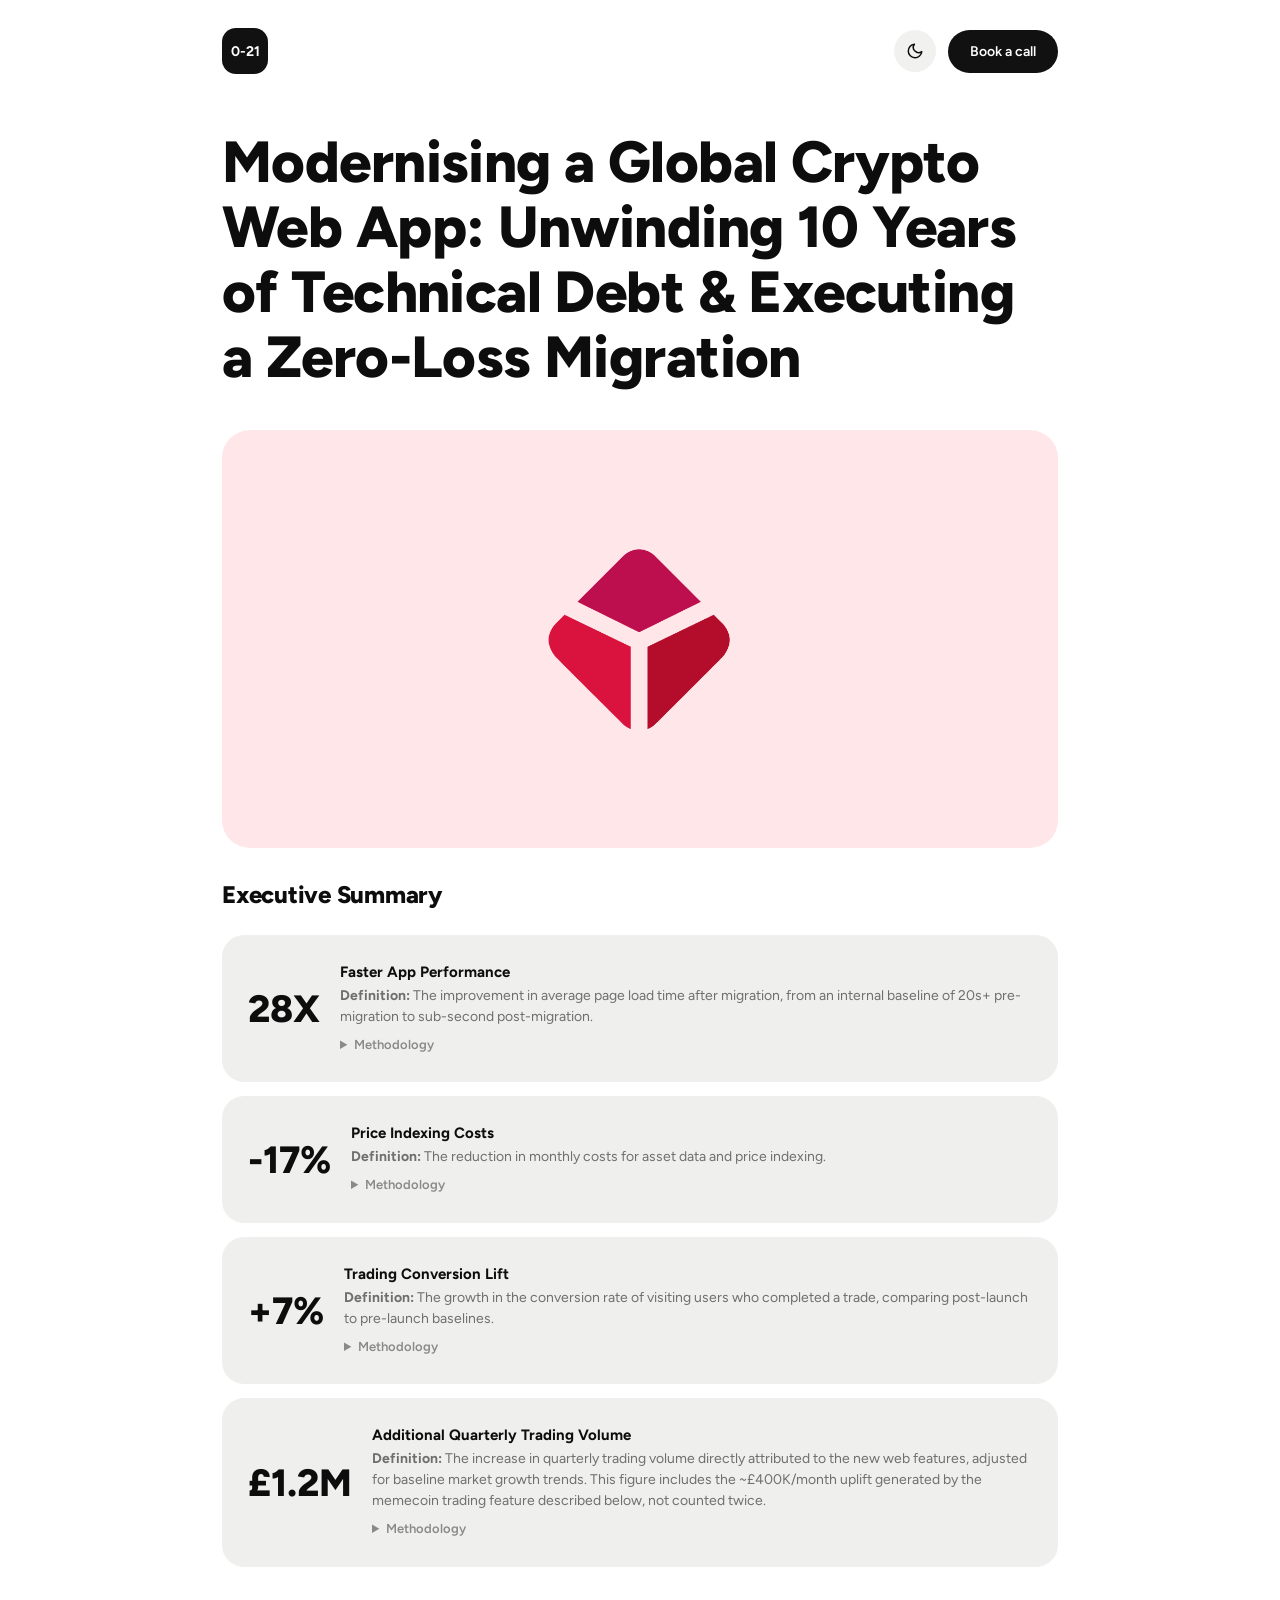
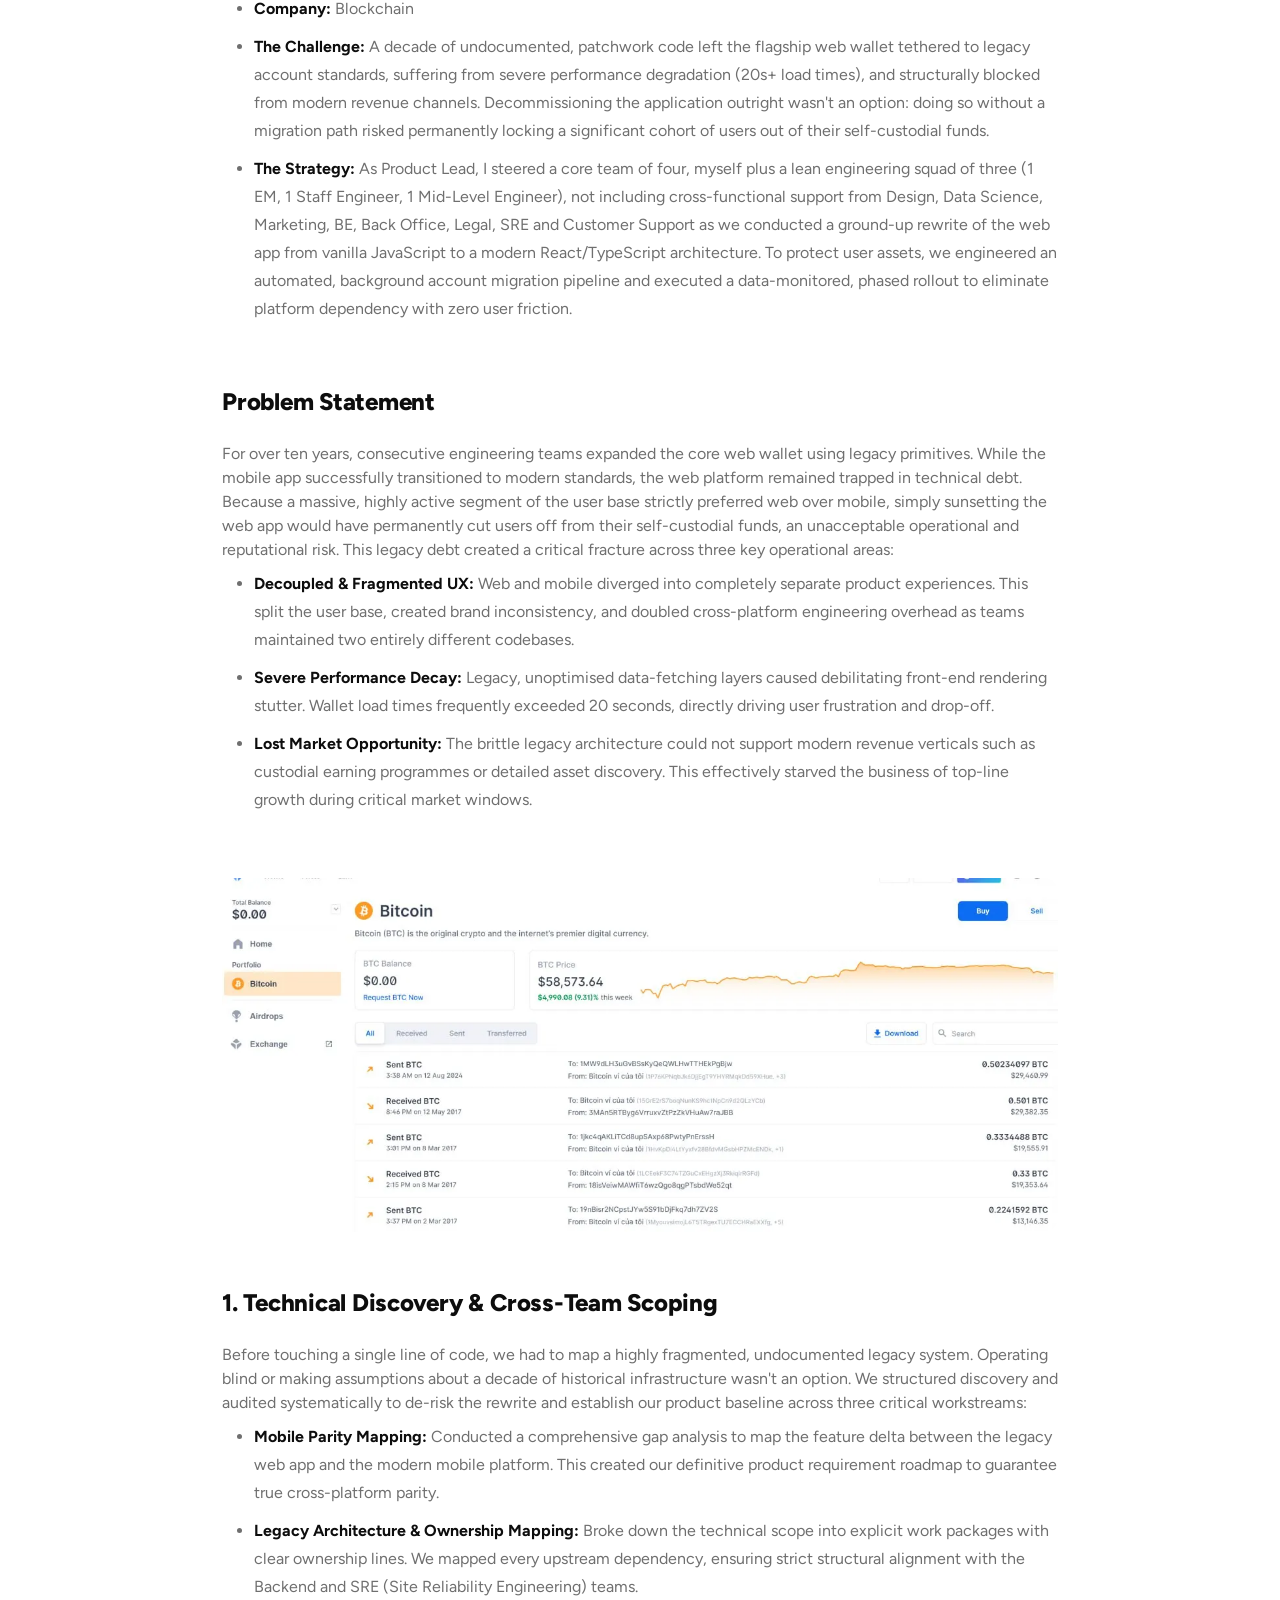
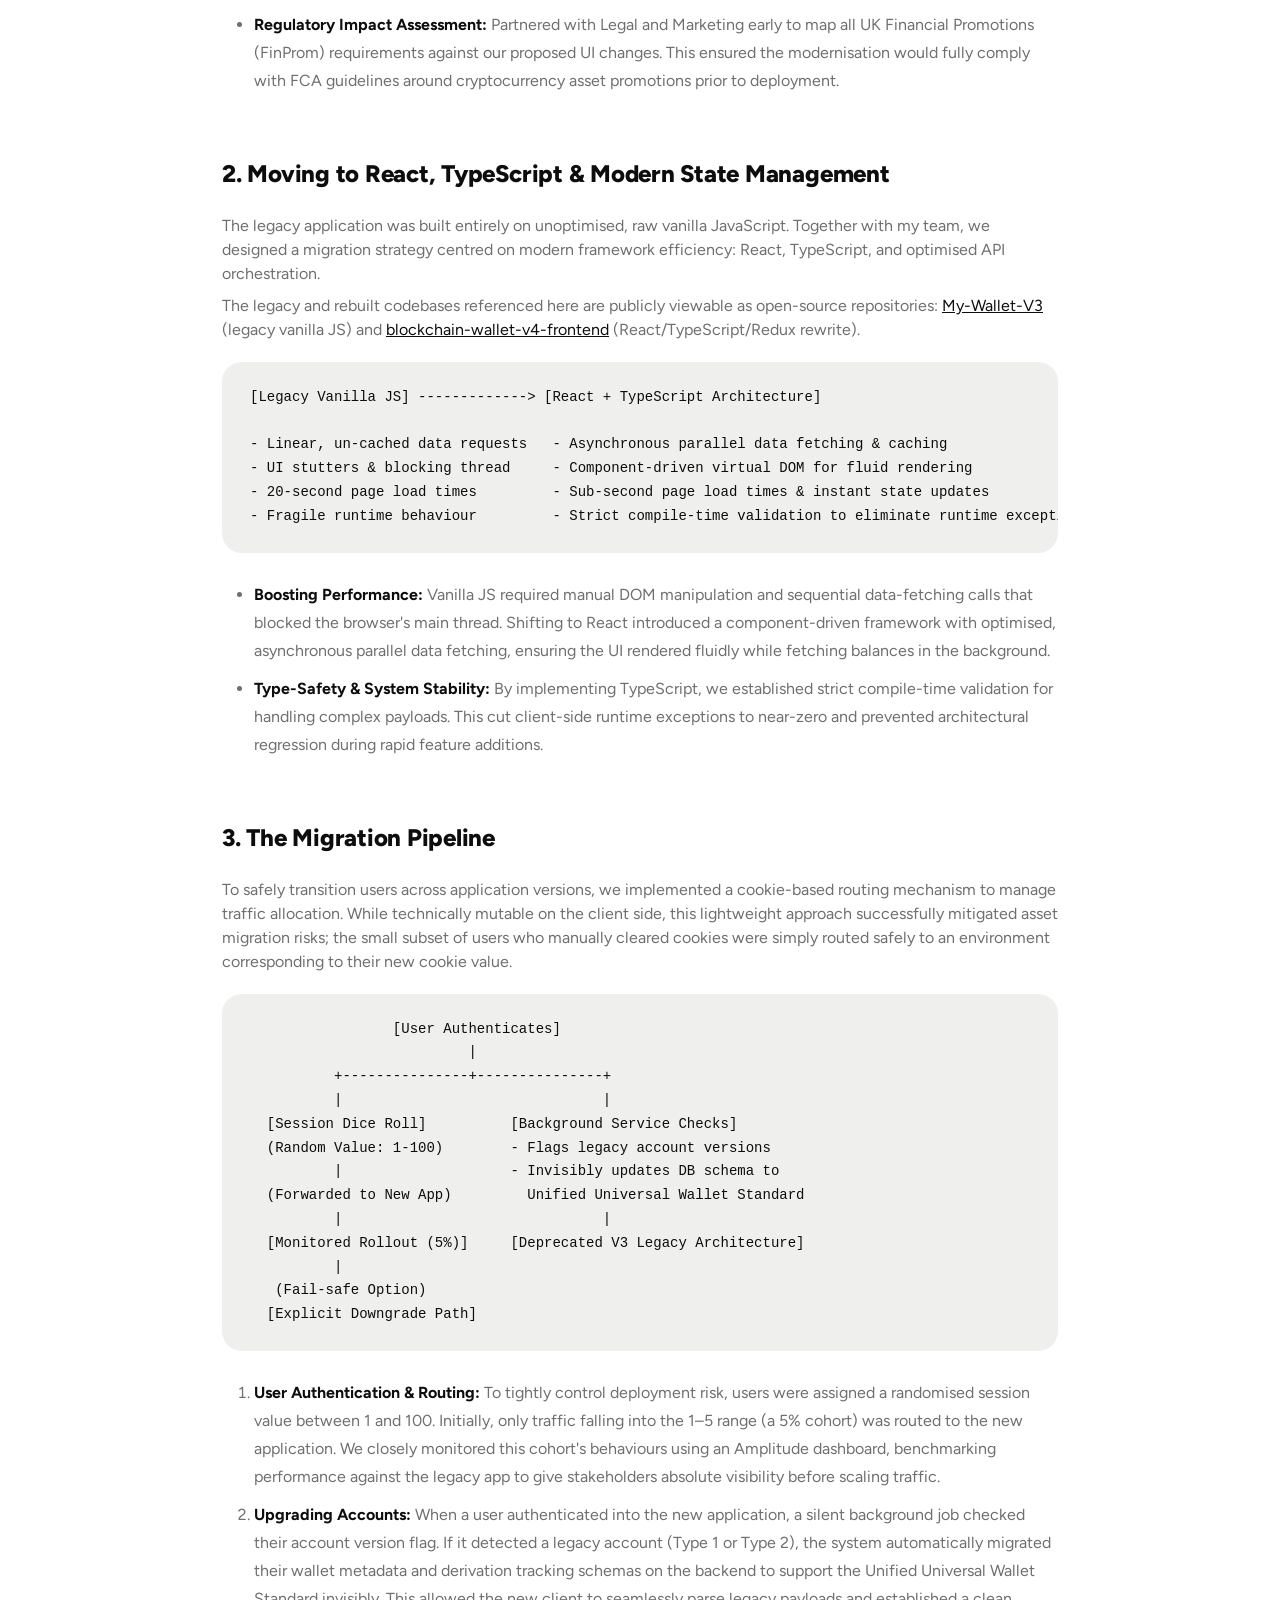
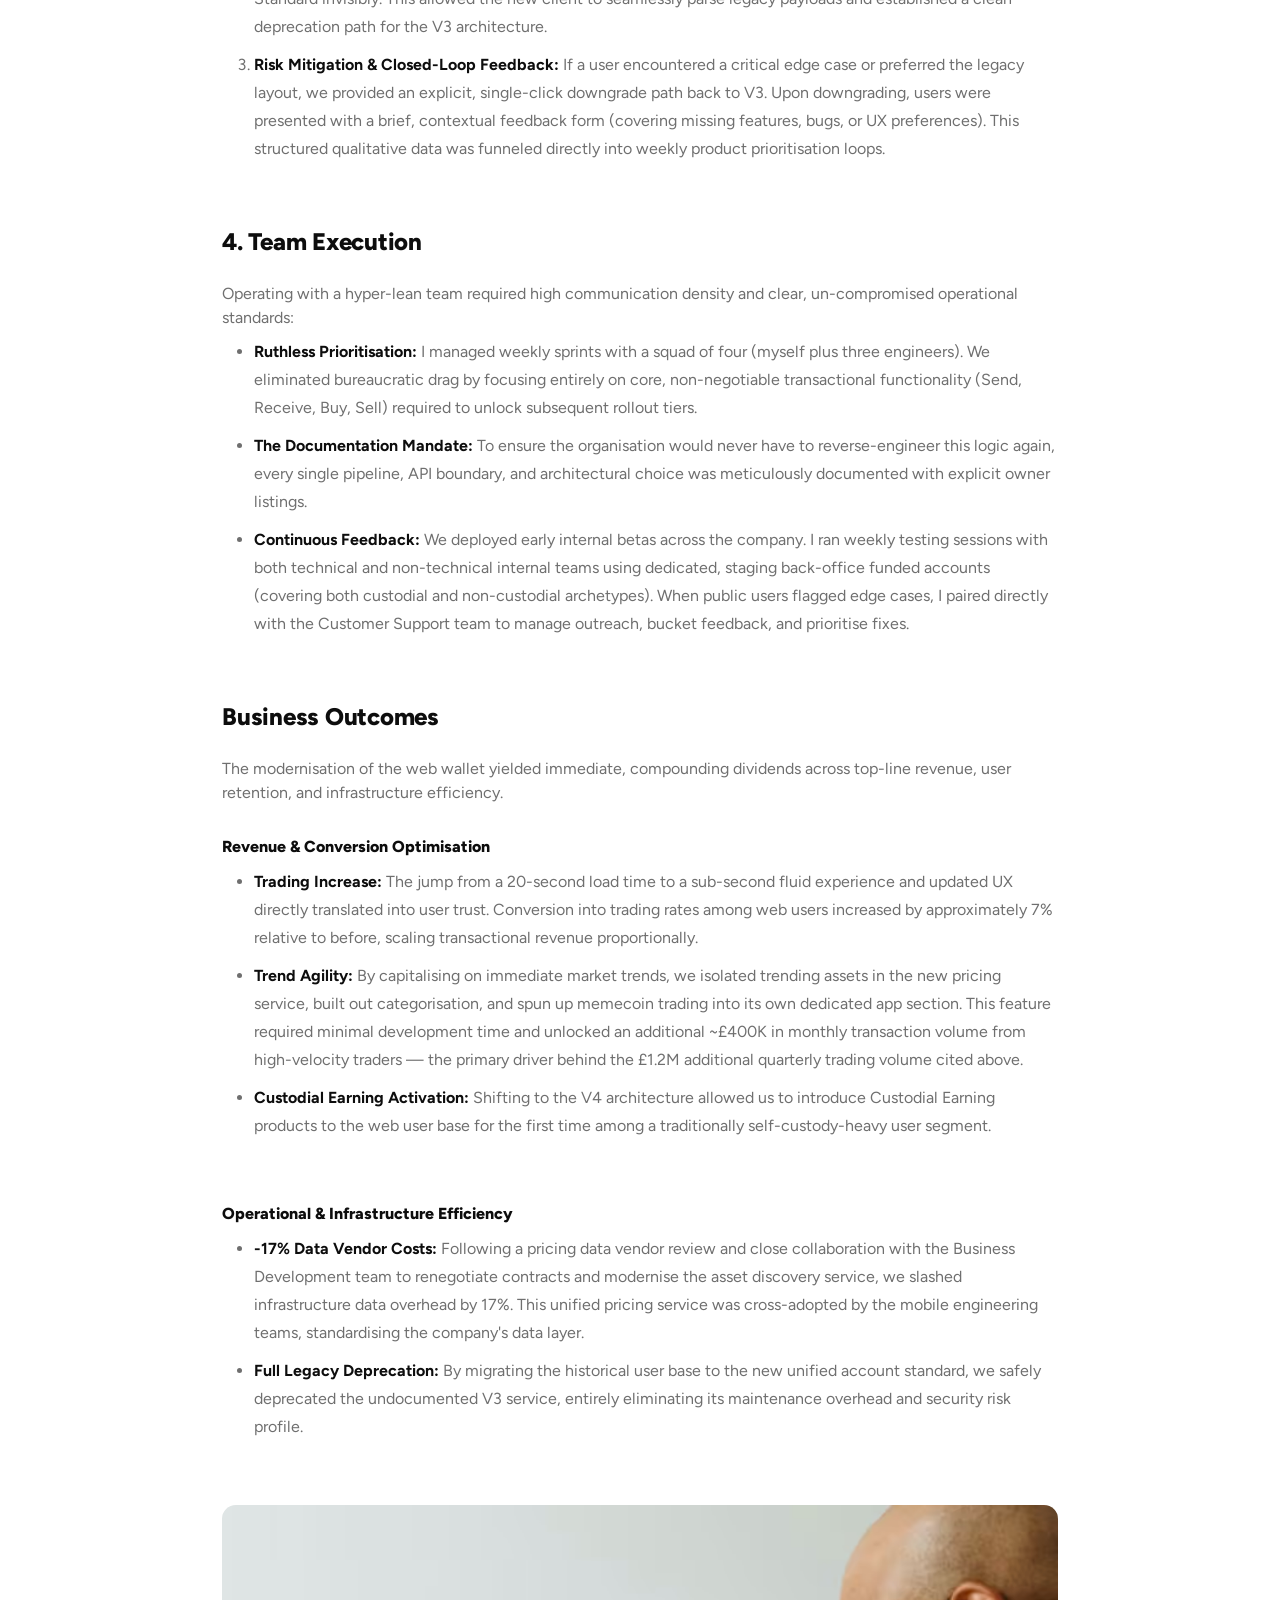
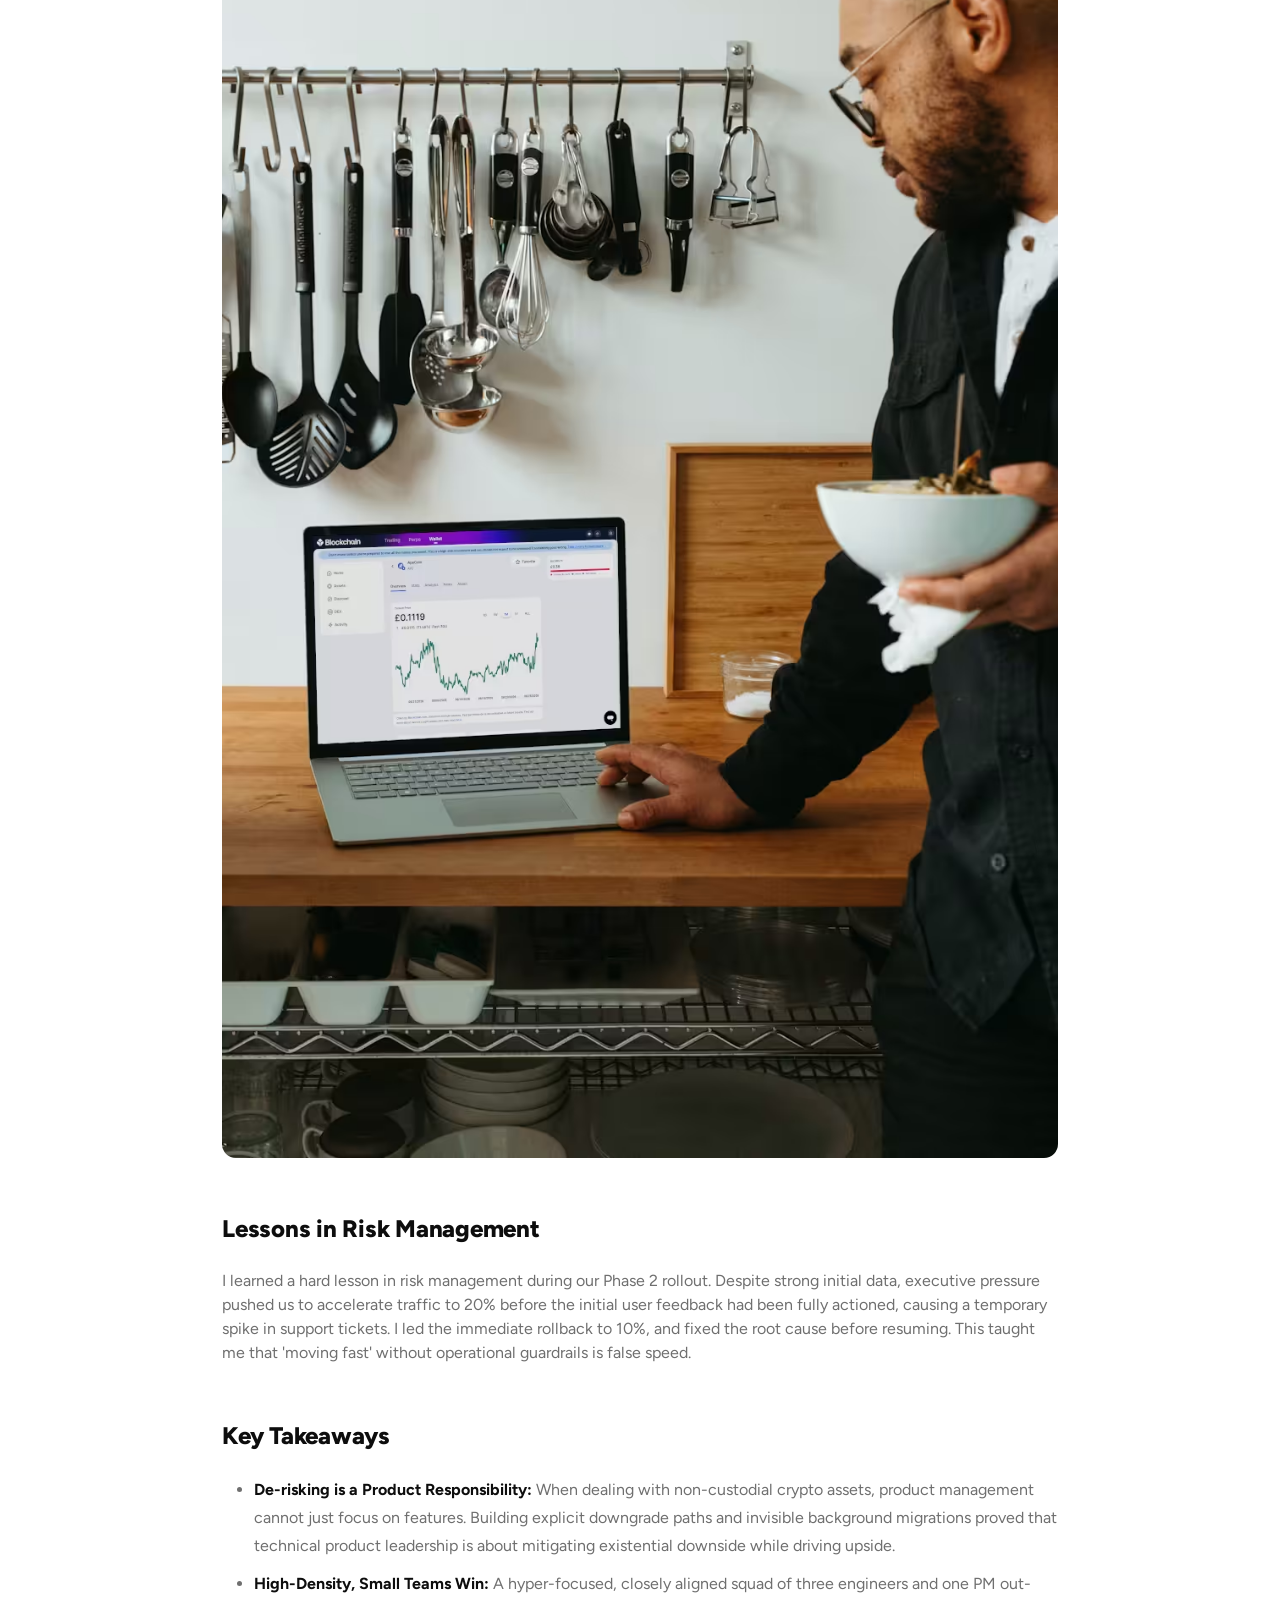
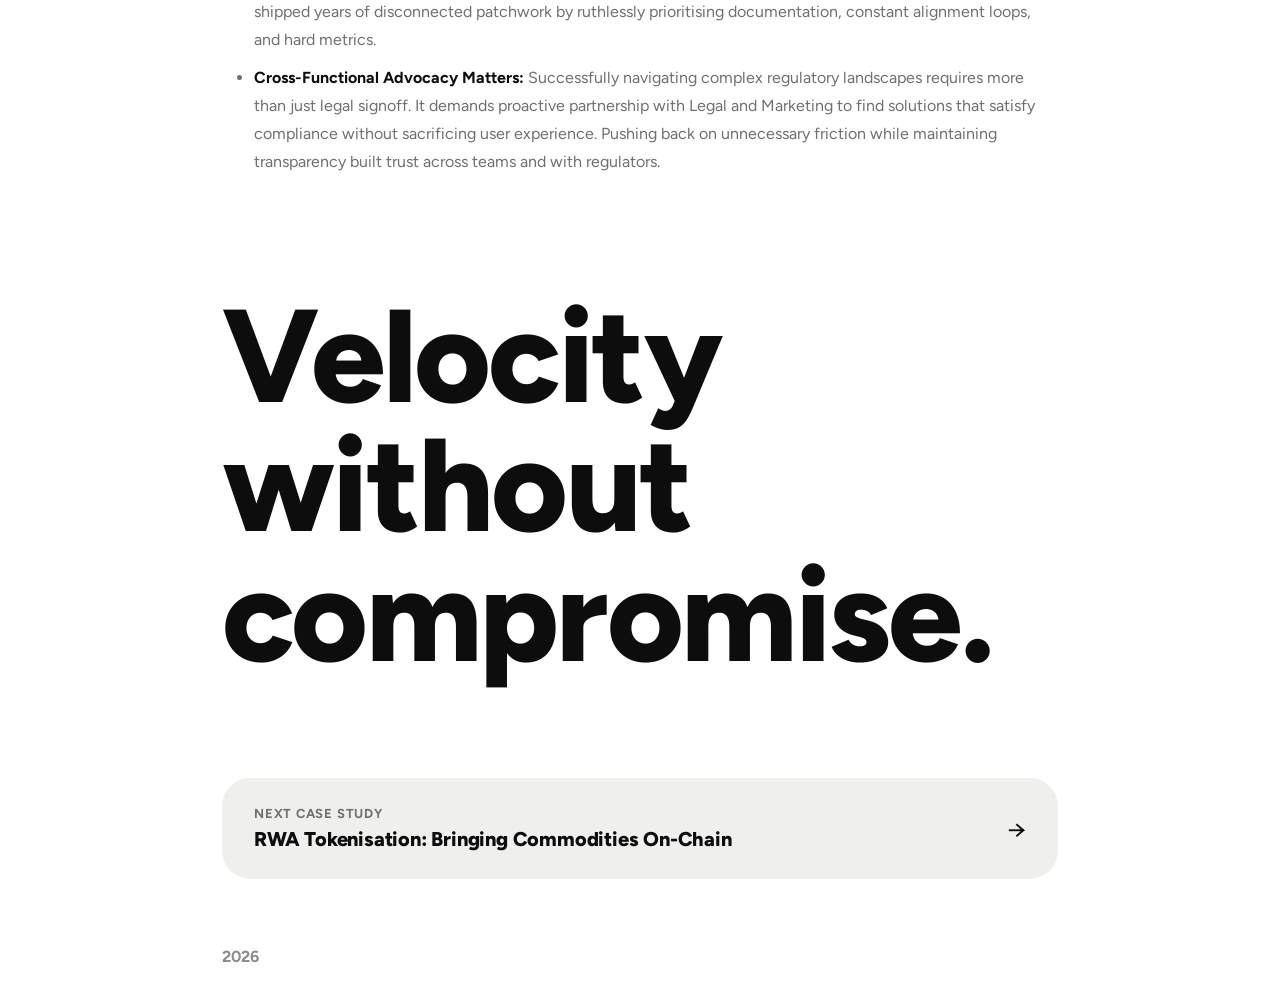
<file: superapp.html>
<!DOCTYPE html>
<html lang="en">
<head>
<script src="./js/theme-init.js"></script>
<meta charset="UTF-8" />
<meta name="viewport" content="width=device-width, initial-scale=1.0" />
<meta name="theme-color" content="#ffffff" />
<title>Modernising a Global Crypto Web App — Case Study | The Crypto PM</title>
<meta name="description" content="Unwinding 10 years of technical debt and executing a zero-loss migration — a ground-up rewrite that delivered a 28X improvement over the market benchmark." />
<meta property="og:type" content="article" />
<meta property="og:url" content="https://f4-4.github.io/0-21/superapp.html" />
<meta property="og:title" content="Modernising a Global Crypto Web App — Case Study" />
<meta property="og:description" content="Unwinding 10 years of technical debt and executing a zero-loss migration — a ground-up rewrite that delivered a 28X improvement over the market benchmark." />
<meta property="og:image" content="https://f4-4.github.io/0-21/images/Blockchain.png" />
<meta name="twitter:card" content="summary_large_image" />
<meta name="twitter:title" content="Modernising a Global Crypto Web App — Case Study" />
<meta name="twitter:description" content="Unwinding 10 years of technical debt and executing a zero-loss migration — a ground-up rewrite that delivered a 28X improvement over the market benchmark." />
<meta name="twitter:image" content="https://f4-4.github.io/0-21/images/Blockchain.png" />
<link rel="icon" type="image/png" href="./images/favicon.png">
<link rel="preconnect" href="https://fonts.googleapis.com">
<link rel="preconnect" href="https://fonts.gstatic.com" crossorigin>
<link href="https://fonts.googleapis.com/css2?family=Figtree:wght@400;500;600;700;800;900&display=swap" rel="stylesheet">
<link rel="stylesheet" href="./css/styles.css">
<link rel="stylesheet" href="./css/case-study.css">
<style>
/* Extra rule used only on this page, on top of the shared ones in
   css/styles.css and css/case-study.css. (Accent color now set via
   --article-accent on <body> instead of living here.) */
.article-body h3{
font-size: 16px;
font-weight: 800;
margin: 32px 0 12px;
}
</style>
</head>
<body style="--article-accent:#FFE6E8;">
<div class="container">
<header>
<a class="badge" href="./index.html">0-21</a>
<div class="header-right">
<button class="theme-toggle" id="themeToggle" aria-label="Toggle theme">
<svg class="icon-moon" viewBox="0 0 24 24" fill="none" stroke="currentColor" stroke-width="2" stroke-linecap="round" stroke-linejoin="round">
<path d="M21 12.79A9 9 0 1 1 11.21 3 7 7 0 0 0 21 12.79z"></path>
</svg>
<svg class="icon-sun" viewBox="0 0 24 24" fill="none" stroke="currentColor" stroke-width="2" stroke-linecap="round" stroke-linejoin="round">
<circle cx="12" cy="12" r="4"></circle>
<line x1="12" y1="2" x2="12" y2="4"></line>
<line x1="12" y1="20" x2="12" y2="22"></line>
<line x1="4.93" y1="4.93" x2="6.34" y2="6.34"></line>
<line x1="17.66" y1="17.66" x2="19.07" y2="19.07"></line>
<line x1="2" y1="12" x2="4" y2="12"></line>
<line x1="20" y1="12" x2="22" y2="12"></line>
<line x1="4.93" y1="19.07" x2="6.34" y2="17.66"></line>
<line x1="17.66" y1="6.34" x2="19.07" y2="4.93"></line>
</svg>
</button>
<a class="book-call" href="https://calendly.com/franklyn021/30min" target="_blank" rel="noopener noreferrer">Book a call</a>
</div>
</header>
<main>
<section class="hero">
<h1>Modernising a Global Crypto Web App: Unwinding 10 Years of Technical Debt & Executing a Zero-Loss Migration</h1>
<div class="article-image">
<img src="./images/Blockchain.png" alt="SuperApp Modernisation Case Study" />
</div>
</section>
<section class="article-body">
<h2>Executive Summary</h2>
<div class="stat-grid-detailed">
<div class="stat-card-detailed">
<div class="stat-number-detailed">28X</div>
<div class="stat-content-detailed">
<div class="stat-title-detailed">Faster App Performance</div>
<div class="stat-desc-detailed"><b>Definition:</b> The improvement in average page load time after migration, from an internal baseline of 20s+ pre-migration to sub-second post-migration.</div>
<details class="stat-formula-detailed">
<summary>Methodology</summary>
<div class="formula-text"><b>Metric:</b> (Avg Pre optimisation load times / Avg Post optimisation load times), tracked via internal performance monitoring across the phased rollout cohorts.</div>
</details>
</div>
</div>
<div class="stat-card-detailed">
<div class="stat-number-detailed">-17%</div>
<div class="stat-content-detailed">
<div class="stat-title-detailed">Price Indexing Costs</div>
<div class="stat-desc-detailed"><b>Definition:</b> The reduction in monthly costs for asset data and price indexing.</div>
<details class="stat-formula-detailed">
<summary>Methodology</summary>
<div class="formula-text"><b>Metric:</b> ((Infra cost Pre - Avg infra cost Post) / Avg infra cost Pre) * 100</div>
</details>
</div>
</div>
<div class="stat-card-detailed">
<div class="stat-number-detailed">+7%</div>
<div class="stat-content-detailed">
<div class="stat-title-detailed">Trading Conversion Lift</div>
<div class="stat-desc-detailed"><b>Definition:</b> The growth in the conversion rate of visiting users who completed a trade, comparing post-launch to pre-launch baselines.</div>
<details class="stat-formula-detailed">
<summary>Methodology</summary>
<div class="formula-text"><b>Metric:</b> ((Conversion rate Post - Conversion rate Pre) / Conversion rate Pre) * 100</div>
</details>
</div>
</div>
<div class="stat-card-detailed">
<div class="stat-number-detailed">£1.2M</div>
<div class="stat-content-detailed">
<div class="stat-title-detailed">Additional Quarterly Trading Volume</div>
<div class="stat-desc-detailed"><b>Definition:</b> The increase in quarterly trading volume directly attributed to the new web features, adjusted for baseline market growth trends. This figure includes the ~£400K/month uplift generated by the memecoin trading feature described below, not counted twice.</div>
<details class="stat-formula-detailed">
<summary>Methodology</summary>
<div class="formula-text"><b>Metric:</b> Δ Quarterly Volume App - Δ Quarterly Volume Market Benchmark</div>
</details>
</div>
</div>
</div>
<ul>
<li><b>Company:</b> Blockchain</li>
<li><b>The Challenge:</b> A decade of undocumented, patchwork code left the flagship web wallet tethered to legacy account standards, suffering from severe performance degradation (20s+ load times), and structurally blocked from modern revenue channels. Decommissioning the application outright wasn't an option: doing so without a migration path risked permanently locking a significant cohort of users out of their self-custodial funds.</li>
<li><b>The Strategy:</b> As Product Lead, I steered a core team of four, myself plus a lean engineering squad of three (1 EM, 1 Staff Engineer, 1 Mid-Level Engineer), not including cross-functional support from Design, Data Science, Marketing, BE, Back Office, Legal, SRE and Customer Support as we conducted a ground-up rewrite of the web app from vanilla JavaScript to a modern React/TypeScript architecture. To protect user assets, we engineered an automated, background account migration pipeline and executed a data-monitored, phased rollout to eliminate platform dependency with zero user friction.</li>
</ul>
<h2>Problem Statement</h2>
<p>For over ten years, consecutive engineering teams expanded the core web wallet using legacy primitives. While the mobile app successfully transitioned to modern standards, the web platform remained trapped in technical debt. Because a massive, highly active segment of the user base strictly preferred web over mobile, simply sunsetting the web app would have permanently cut users off from their self-custodial funds, an unacceptable operational and reputational risk. This legacy debt created a critical fracture across three key operational areas:</p>
<ul>
<li><b>Decoupled & Fragmented UX:</b> Web and mobile diverged into completely separate product experiences. This split the user base, created brand inconsistency, and doubled cross-platform engineering overhead as teams maintained two entirely different codebases.</li>
<li><b>Severe Performance Decay:</b> Legacy, unoptimised data-fetching layers caused debilitating front-end rendering stutter. Wallet load times frequently exceeded 20 seconds, directly driving user frustration and drop-off.</li>
<li><b>Lost Market Opportunity:</b> The brittle legacy architecture could not support modern revenue verticals such as custodial earning programmes or detailed asset discovery. This effectively starved the business of top-line growth during critical market windows.</li>
</ul>
<img src="./images/Blockchain-old.webp" alt="Legacy web wallet interface before the rewrite" loading="lazy">
<h2>1. Technical Discovery & Cross-Team Scoping</h2>
<p>Before touching a single line of code, we had to map a highly fragmented, undocumented legacy system. Operating blind or making assumptions about a decade of historical infrastructure wasn't an option. We structured discovery and audited systematically to de-risk the rewrite and establish our product baseline across three critical workstreams:</p>
<ul>
<li><b>Mobile Parity Mapping:</b> Conducted a comprehensive gap analysis to map the feature delta between the legacy web app and the modern mobile platform. This created our definitive product requirement roadmap to guarantee true cross-platform parity.</li>
<li><b>Legacy Architecture & Ownership Mapping:</b> Broke down the technical scope into explicit work packages with clear ownership lines. We mapped every upstream dependency, ensuring strict structural alignment with the Backend and SRE (Site Reliability Engineering) teams.</li>
<li><b>Regulatory Impact Assessment:</b> Partnered with Legal and Marketing early to map all UK Financial Promotions (FinProm) requirements against our proposed UI changes. This ensured the modernisation would fully comply with FCA guidelines around cryptocurrency asset promotions prior to deployment.</li>
</ul>
<h2>2. Moving to React, TypeScript & Modern State Management</h2>
<p>The legacy application was built entirely on unoptimised, raw vanilla JavaScript. Together with my team, we designed a migration strategy centred on modern framework efficiency: React, TypeScript, and optimised API orchestration.</p>
<p>The legacy and rebuilt codebases referenced here are publicly viewable as open-source repositories: <a href="https://github.com/blockchain/My-Wallet-V3" target="_blank" rel="noopener noreferrer">My-Wallet-V3</a> (legacy vanilla JS) and <a href="https://github.com/blockchain/blockchain-wallet-v4-frontend" target="_blank" rel="noopener noreferrer">blockchain-wallet-v4-frontend</a> (React/TypeScript/Redux rewrite).</p>
<pre class="code-block">[Legacy Vanilla JS] -------------&gt; [React + TypeScript Architecture]

- Linear, un-cached data requests   - Asynchronous parallel data fetching &amp; caching
- UI stutters &amp; blocking thread     - Component-driven virtual DOM for fluid rendering
- 20-second page load times         - Sub-second page load times &amp; instant state updates
- Fragile runtime behaviour         - Strict compile-time validation to eliminate runtime exceptions</pre>
<ul>
<li><b>Boosting Performance:</b> Vanilla JS required manual DOM manipulation and sequential data-fetching calls that blocked the browser's main thread. Shifting to React introduced a component-driven framework with optimised, asynchronous parallel data fetching, ensuring the UI rendered fluidly while fetching balances in the background.</li>
<li><b>Type-Safety & System Stability:</b> By implementing TypeScript, we established strict compile-time validation for handling complex payloads. This cut client-side runtime exceptions to near-zero and prevented architectural regression during rapid feature additions.</li>
</ul>
<h2>3. The Migration Pipeline</h2>
<p>To safely transition users across application versions, we implemented a cookie-based routing mechanism to manage traffic allocation. While technically mutable on the client side, this lightweight approach successfully mitigated asset migration risks; the small subset of users who manually cleared cookies were simply routed safely to an environment corresponding to their new cookie value.</p>
<pre class="code-block">                 [User Authenticates]
                          |
          +---------------+---------------+
          |                               |
  [Session Dice Roll]          [Background Service Checks]
  (Random Value: 1-100)        - Flags legacy account versions
          |                    - Invisibly updates DB schema to
  (Forwarded to New App)         Unified Universal Wallet Standard
          |                               |
  [Monitored Rollout (5%)]     [Deprecated V3 Legacy Architecture]
          |
   (Fail-safe Option)
  [Explicit Downgrade Path]</pre>
<ol>
<li><b>User Authentication & Routing:</b> To tightly control deployment risk, users were assigned a randomised session value between 1 and 100. Initially, only traffic falling into the 1–5 range (a 5% cohort) was routed to the new application. We closely monitored this cohort's behaviours using an Amplitude dashboard, benchmarking performance against the legacy app to give stakeholders absolute visibility before scaling traffic.</li>
<li><b>Upgrading Accounts:</b> When a user authenticated into the new application, a silent background job checked their account version flag. If it detected a legacy account (Type 1 or Type 2), the system automatically migrated their wallet metadata and derivation tracking schemas on the backend to support the Unified Universal Wallet Standard invisibly. This allowed the new client to seamlessly parse legacy payloads and established a clean deprecation path for the V3 architecture.</li>
<li><b>Risk Mitigation & Closed-Loop Feedback:</b> If a user encountered a critical edge case or preferred the legacy layout, we provided an explicit, single-click downgrade path back to V3. Upon downgrading, users were presented with a brief, contextual feedback form (covering missing features, bugs, or UX preferences). This structured qualitative data was funneled directly into weekly product prioritisation loops.</li>
</ol>
<h2>4. Team Execution</h2>
<p>Operating with a hyper-lean team required high communication density and clear, un-compromised operational standards:</p>
<ul>
<li><b>Ruthless Prioritisation:</b> I managed weekly sprints with a squad of four (myself plus three engineers). We eliminated bureaucratic drag by focusing entirely on core, non-negotiable transactional functionality (Send, Receive, Buy, Sell) required to unlock subsequent rollout tiers.</li>
<li><b>The Documentation Mandate:</b> To ensure the organisation would never have to reverse-engineer this logic again, every single pipeline, API boundary, and architectural choice was meticulously documented with explicit owner listings.</li>
<li><b>Continuous Feedback:</b> We deployed early internal betas across the company. I ran weekly testing sessions with both technical and non-technical internal teams using dedicated, staging back-office funded accounts (covering both custodial and non-custodial archetypes). When public users flagged edge cases, I paired directly with the Customer Support team to manage outreach, bucket feedback, and prioritise fixes.</li>
</ul>
<h2>Business Outcomes</h2>
<p>The modernisation of the web wallet yielded immediate, compounding dividends across top-line revenue, user retention, and infrastructure efficiency.</p>
<h3>Revenue & Conversion Optimisation</h3>
<ul>
<li><b>Trading Increase:</b> The jump from a 20-second load time to a sub-second fluid experience and updated UX directly translated into user trust. Conversion into trading rates among web users increased by approximately 7% relative to before, scaling transactional revenue proportionally.</li>
<li><b>Trend Agility:</b> By capitalising on immediate market trends, we isolated trending assets in the new pricing service, built out categorisation, and spun up memecoin trading into its own dedicated app section. This feature required minimal development time and unlocked an additional ~£400K in monthly transaction volume from high-velocity traders — the primary driver behind the £1.2M additional quarterly trading volume cited above.</li>
<li><b>Custodial Earning Activation:</b> Shifting to the V4 architecture allowed us to introduce Custodial Earning products to the web user base for the first time among a traditionally self-custody-heavy user segment.</li>
</ul>
<h3>Operational & Infrastructure Efficiency</h3>
<ul>
<li><b>-17% Data Vendor Costs:</b> Following a pricing data vendor review and close collaboration with the Business Development team to renegotiate contracts and modernise the asset discovery service, we slashed infrastructure data overhead by 17%. This unified pricing service was cross-adopted by the mobile engineering teams, standardising the company's data layer.</li>
<li><b>Full Legacy Deprecation:</b> By migrating the historical user base to the new unified account standard, we safely deprecated the undocumented V3 service, entirely eliminating its maintenance overhead and security risk profile.</li>
</ul>
<img src="./images/hero4.avif" alt="Man looking at wallet" loading="lazy">
<h2>Lessons in Risk Management</h2>
<p>I learned a hard lesson in risk management during our Phase 2 rollout. Despite strong initial data, executive pressure pushed us to accelerate traffic to 20% before the initial user feedback had been fully actioned, causing a temporary spike in support tickets. I led the immediate rollback to 10%, and fixed the root cause before resuming. This taught me that 'moving fast' without operational guardrails is false speed.</p>
<h2>Key Takeaways</h2>
<ul>
<li><b>De-risking is a Product Responsibility:</b> When dealing with non-custodial crypto assets, product management cannot just focus on features. Building explicit downgrade paths and invisible background migrations proved that technical product leadership is about mitigating existential downside while driving upside.</li>
<li><b>High-Density, Small Teams Win:</b> A hyper-focused, closely aligned squad of three engineers and one PM out-shipped years of disconnected patchwork by ruthlessly prioritising documentation, constant alignment loops, and hard metrics.</li>
<li><b>Cross-Functional Advocacy Matters:</b> Successfully navigating complex regulatory landscapes requires more than just legal signoff. It demands proactive partnership with Legal and Marketing to find solutions that satisfy compliance without sacrificing user experience. Pushing back on unnecessary friction while maintaining transparency built trust across teams and with regulators.</li>
</ul>
</section>
<section class="closing">
<h2>Velocity without<br>compromise.</h2>
</section>
<a class="next-case" href="./tokenisation.html">
<div class="next-case-text">
<div class="next-case-label">Next case study</div>
<div class="next-case-title">RWA Tokenisation: Bringing Commodities On-Chain</div>
</div>
<div class="next-case-arrow">&rarr;</div>
</a>
</main>
<footer>
<span><b>2026</b></span>
</footer>
</div>
<script src="./js/theme-toggle.js" defer></script>
</body>
</html>
</file>
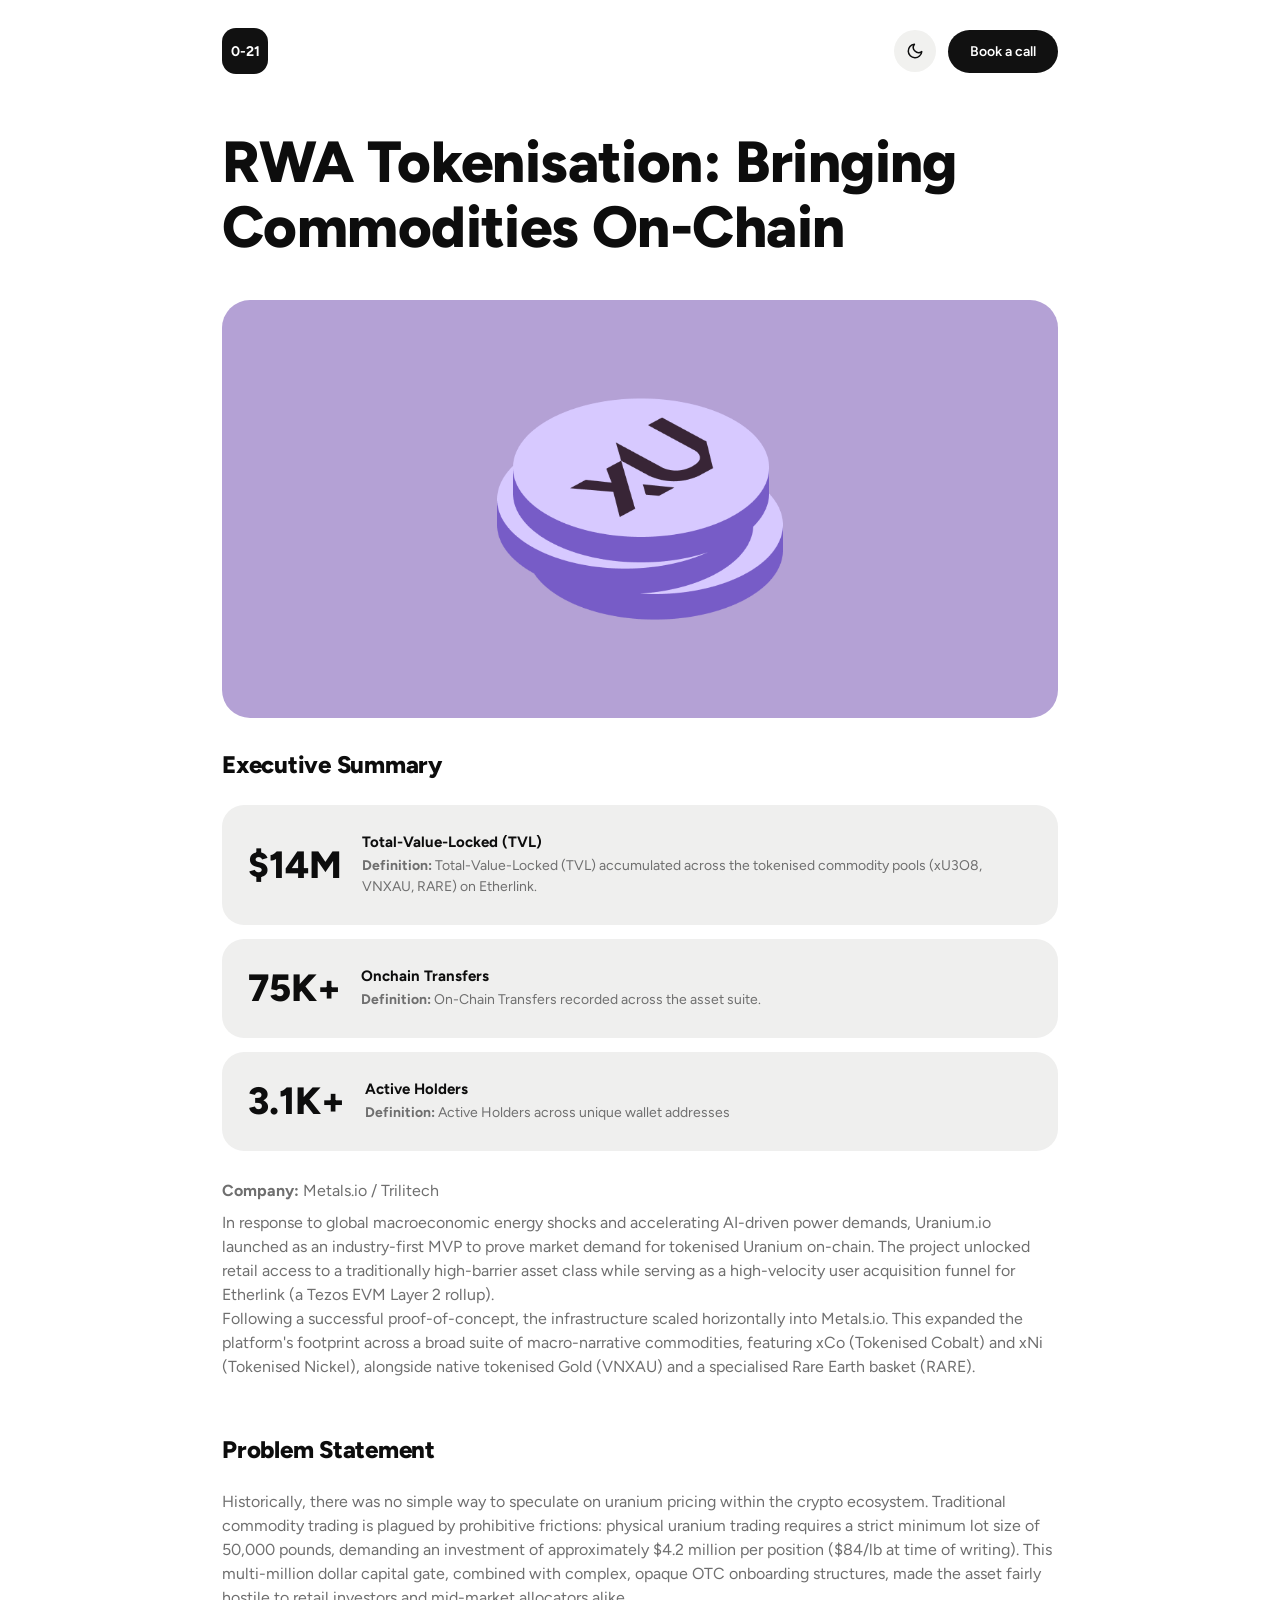
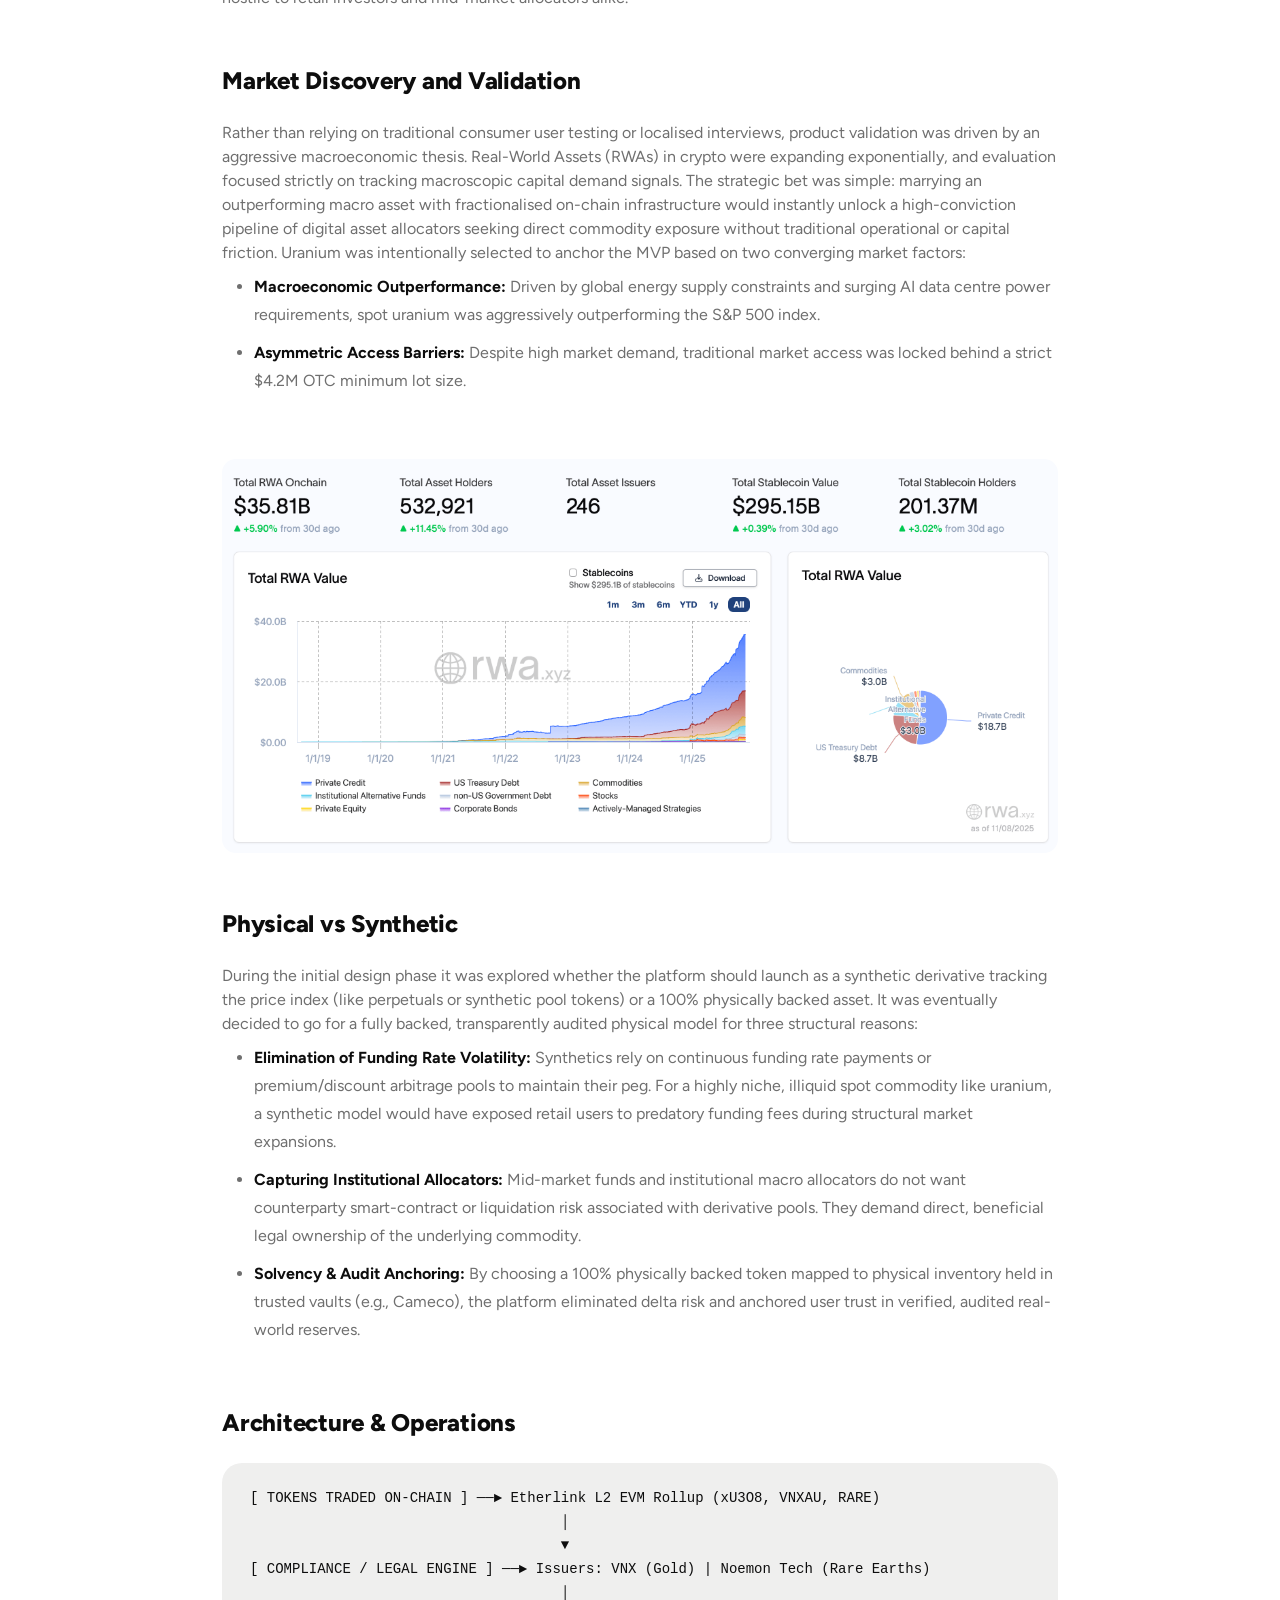
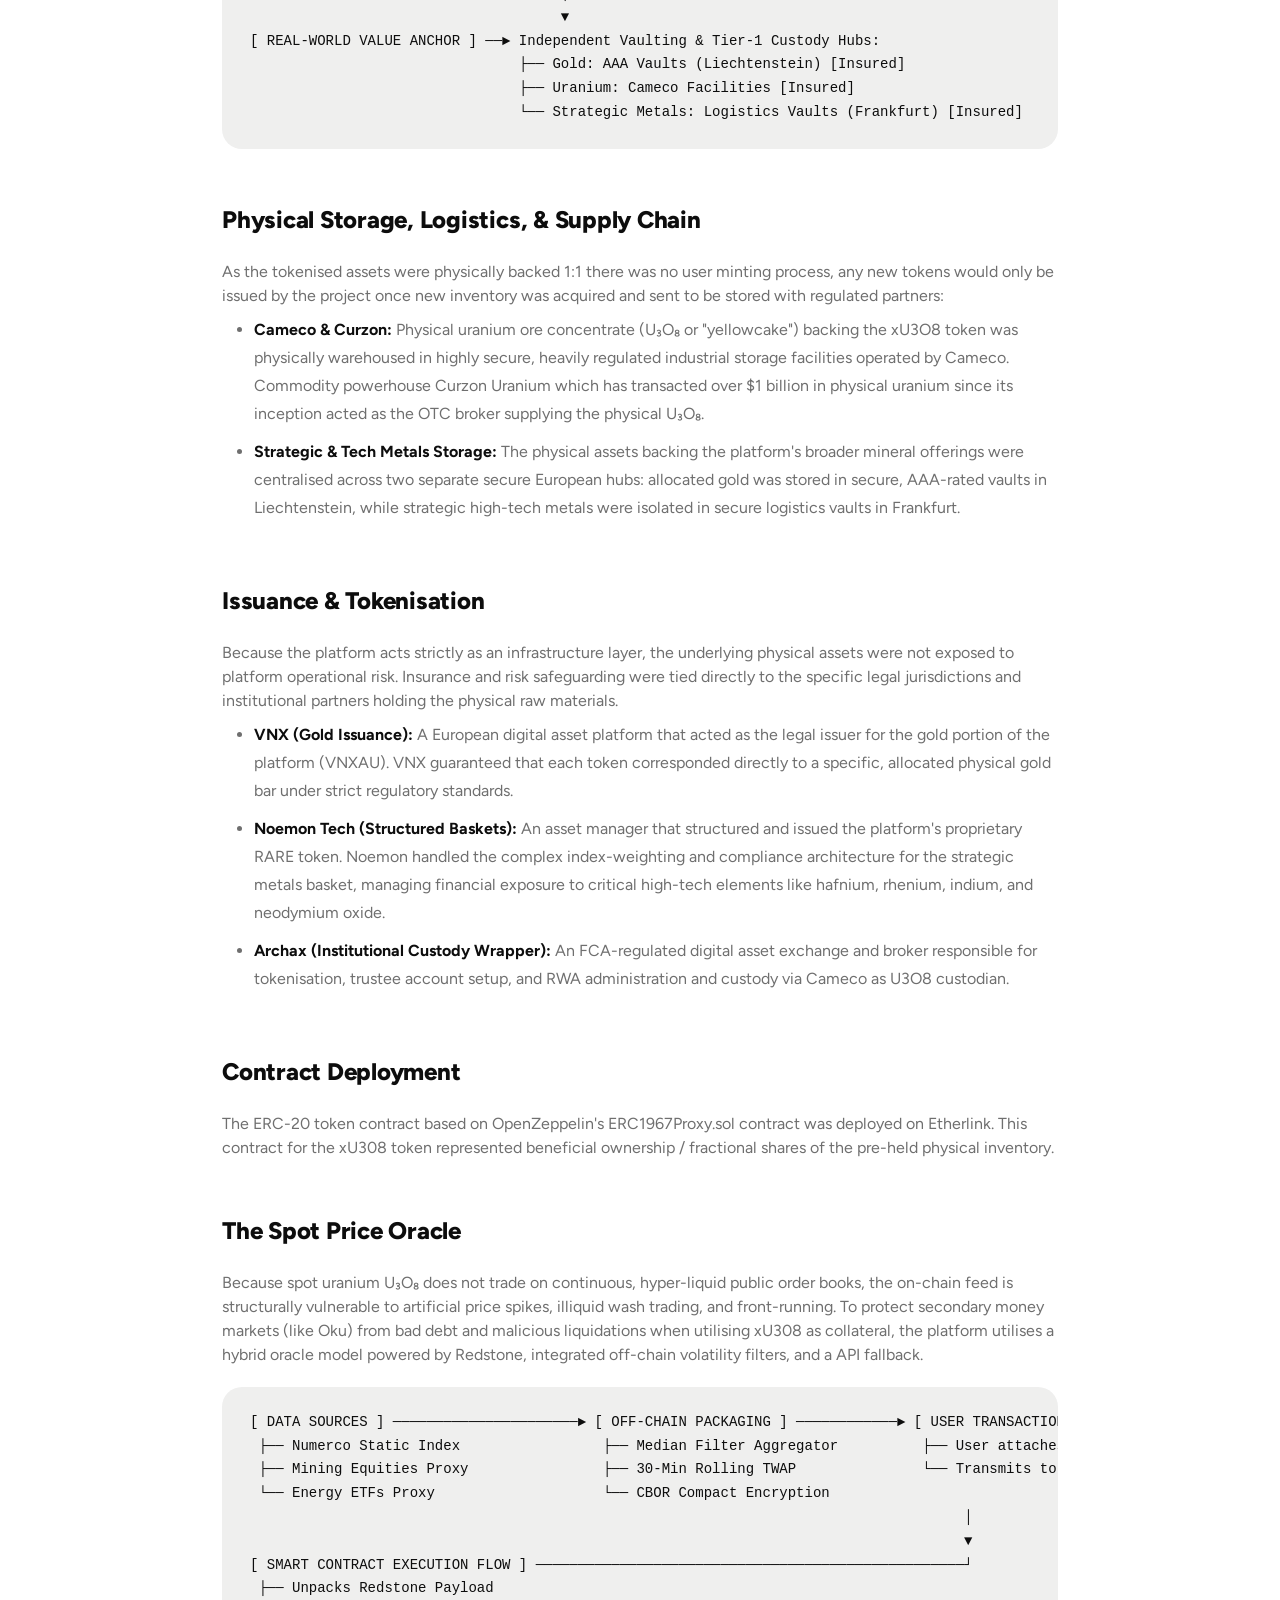
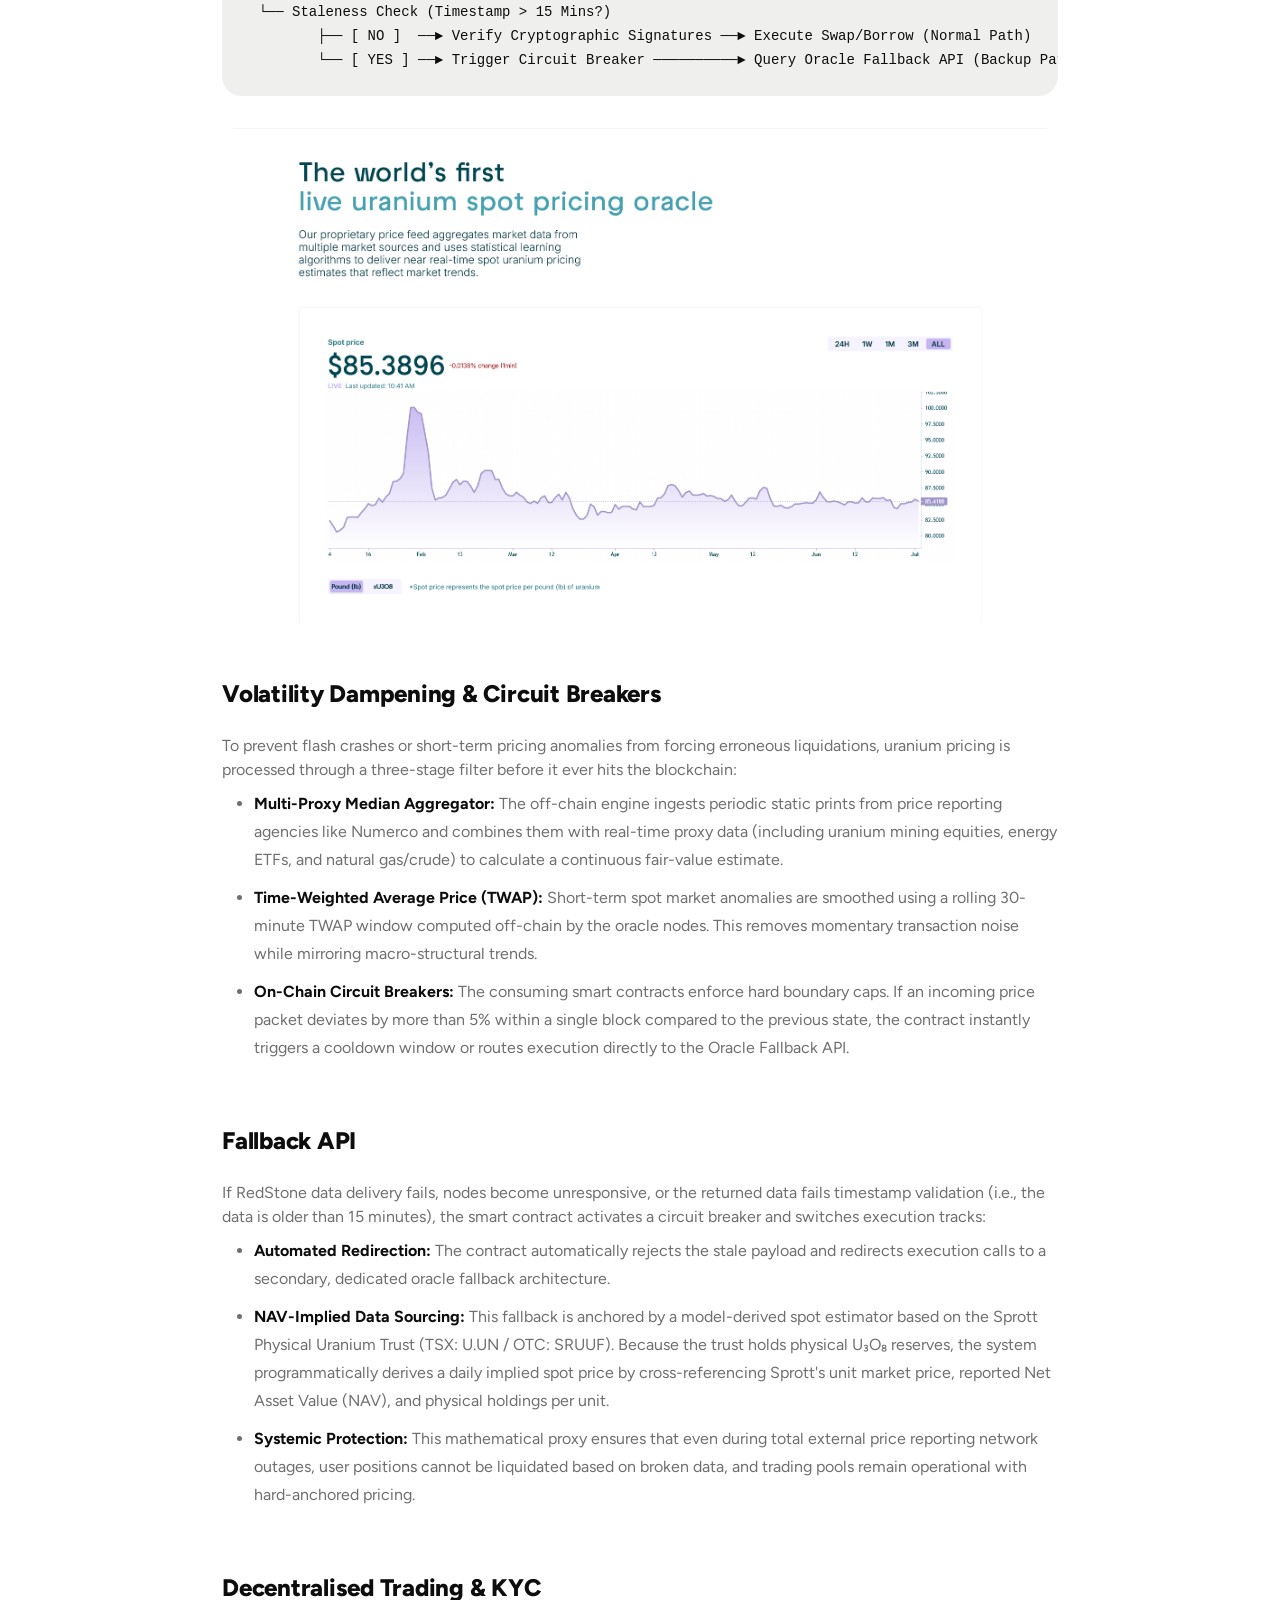
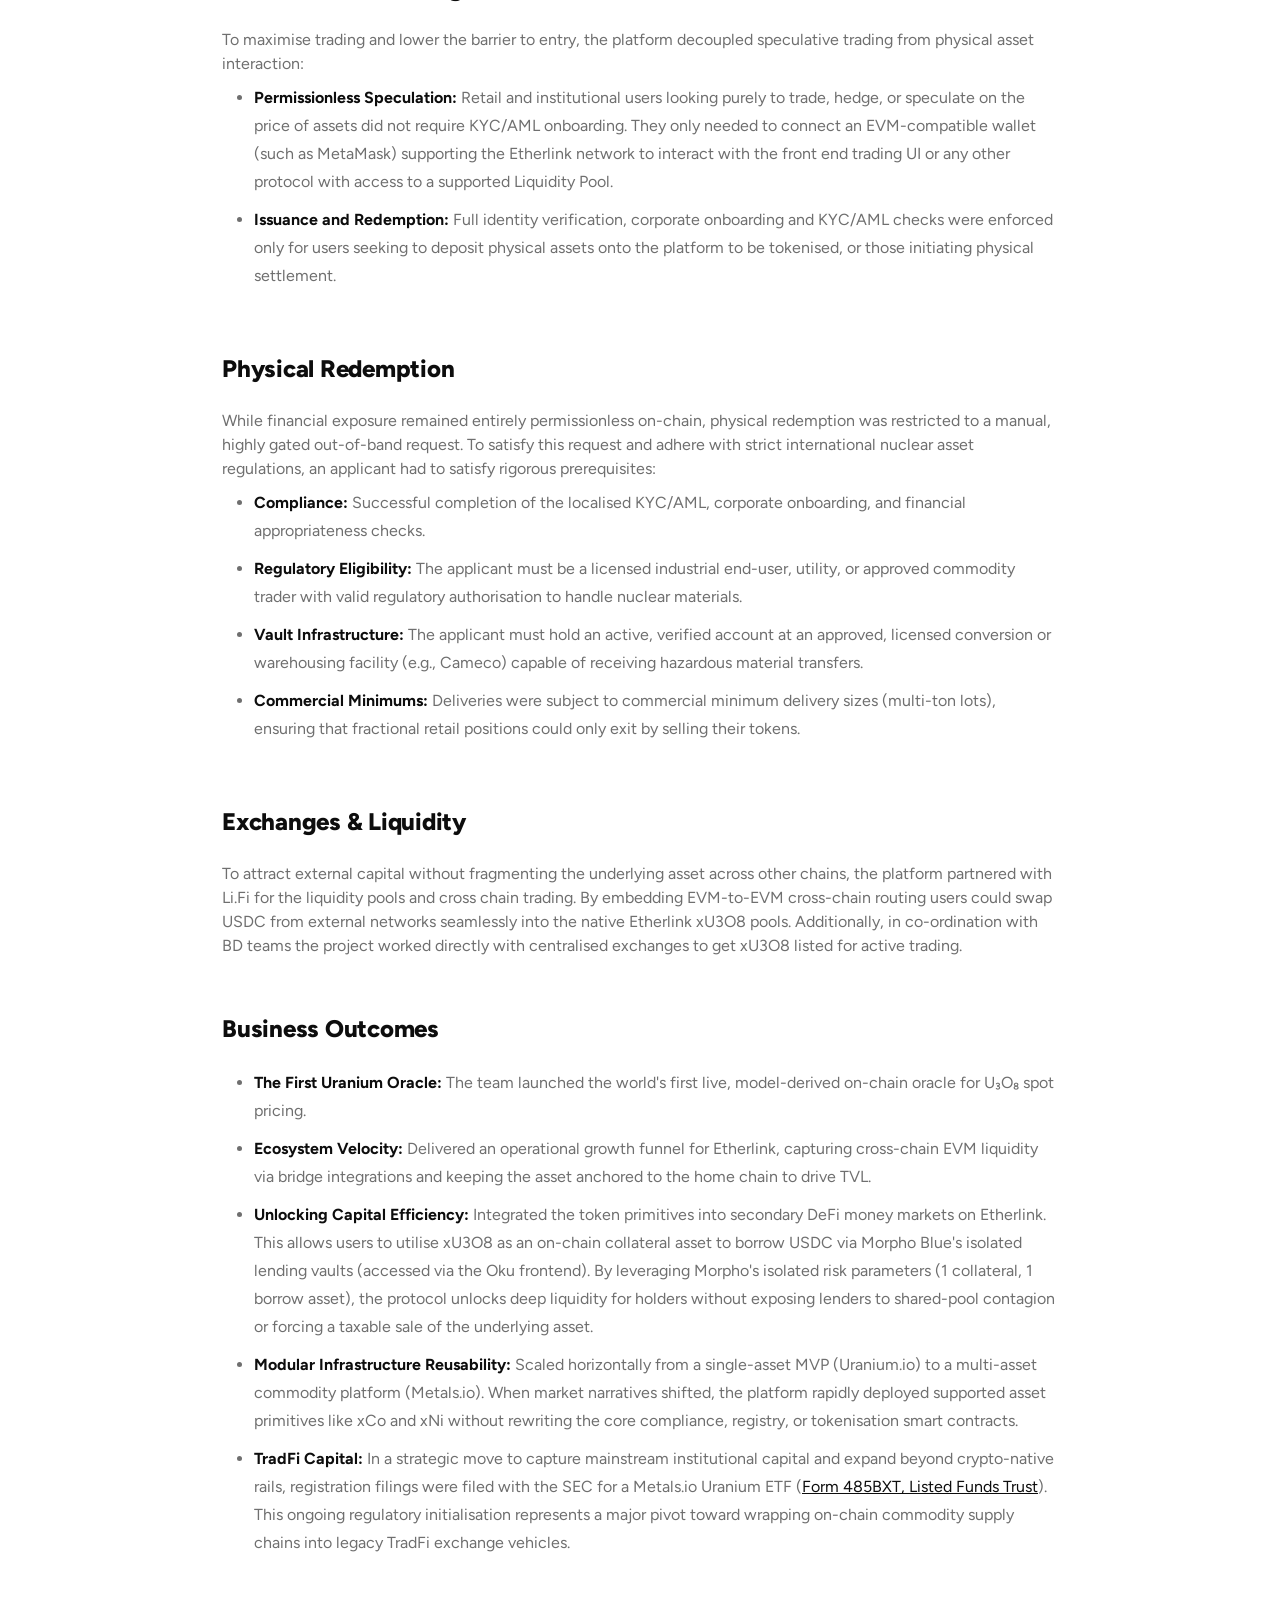
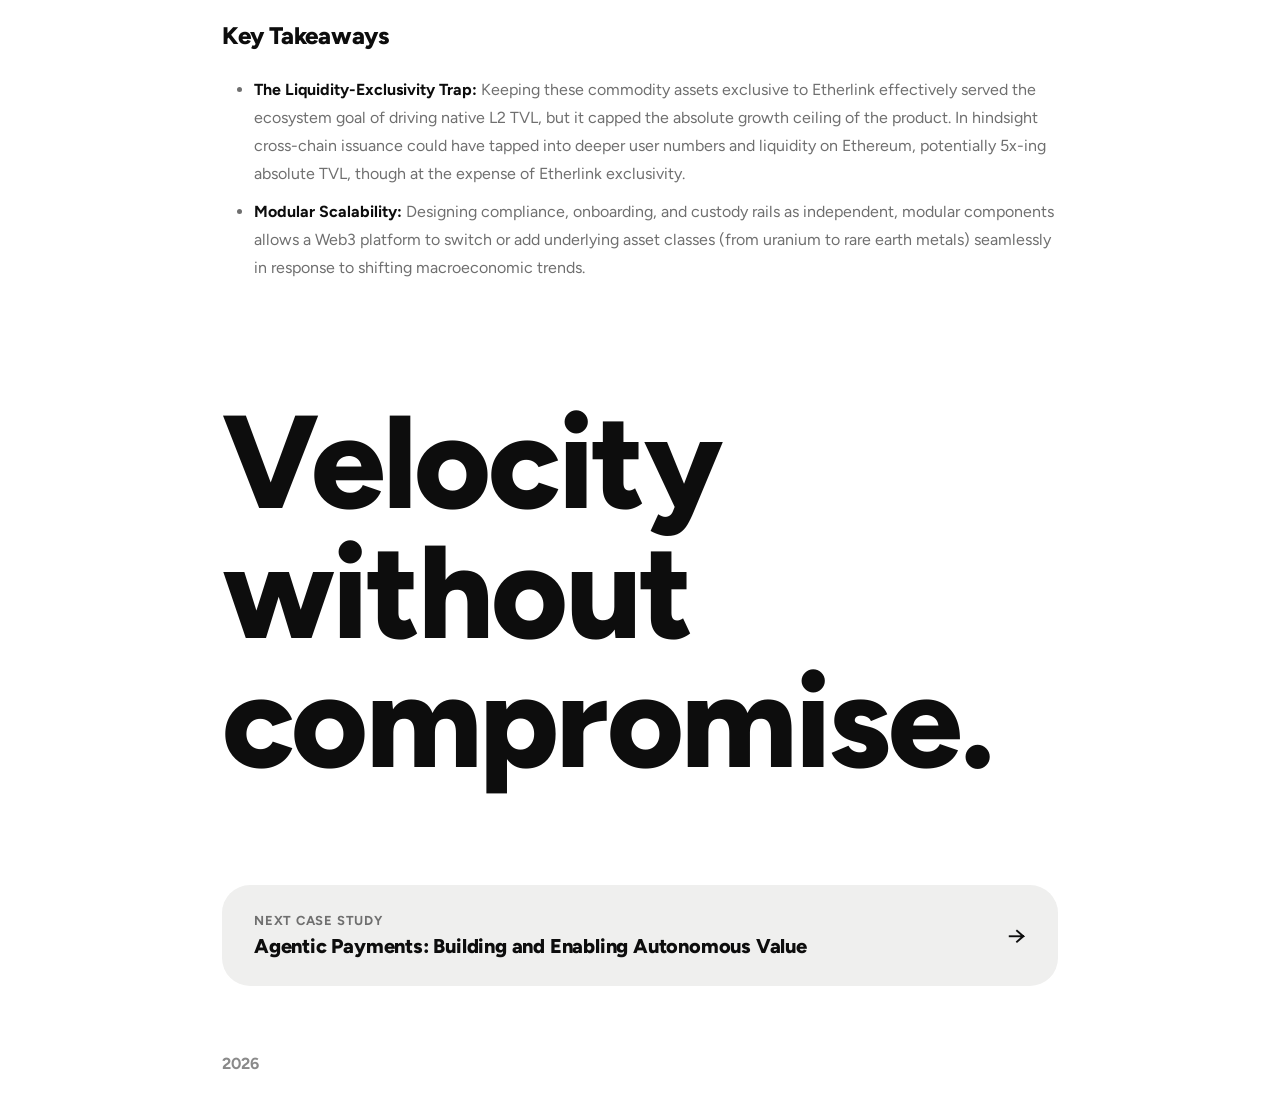
<file: tokenisation.html>
<!DOCTYPE html>
<html lang="en">
<head>
<script src="./js/theme-init.js"></script>
<meta charset="UTF-8" />
<meta name="viewport" content="width=device-width, initial-scale=1.0" />
<meta name="theme-color" content="#ffffff" />
<title>RWA Tokenisation: Bringing Commodities On-Chain — Case Study | The Crypto PM</title>
<meta name="description" content="Taking physical commodities on-chain — market validation, spot price oracles, volatility dampening, and the path from issuance to physical redemption." />
<meta property="og:type" content="article" />
<meta property="og:url" content="https://f4-4.github.io/0-21/tokenisation.html" />
<meta property="og:title" content="RWA Tokenisation: Bringing Commodities On-Chain — Case Study" />
<meta property="og:description" content="Taking physical commodities on-chain — market validation, spot price oracles, volatility dampening, and the path from issuance to physical redemption." />
<meta property="og:image" content="https://f4-4.github.io/0-21/images/U308.png" />
<meta name="twitter:card" content="summary_large_image" />
<meta name="twitter:title" content="RWA Tokenisation: Bringing Commodities On-Chain — Case Study" />
<meta name="twitter:description" content="Taking physical commodities on-chain — market validation, spot price oracles, volatility dampening, and the path from issuance to physical redemption." />
<meta name="twitter:image" content="https://f4-4.github.io/0-21/images/U308.png" />
<link rel="icon" type="image/png" href="./images/favicon.png">
<link rel="preconnect" href="https://fonts.googleapis.com">
<link rel="preconnect" href="https://fonts.gstatic.com" crossorigin>
<link href="https://fonts.googleapis.com/css2?family=Figtree:wght@400;500;600;700;800;900&display=swap" rel="stylesheet">
<link rel="stylesheet" href="./css/styles.css">
<link rel="stylesheet" href="./css/case-study.css">
</head>
<body style="--article-accent:#B4A1D5;">
<div class="container">
<header>
<a class="badge" href="./index.html">0-21</a>
<div class="header-right">
<button class="theme-toggle" id="themeToggle" aria-label="Toggle theme">
<svg class="icon-moon" viewBox="0 0 24 24" fill="none" stroke="currentColor" stroke-width="2" stroke-linecap="round" stroke-linejoin="round">
<path d="M21 12.79A9 9 0 1 1 11.21 3 7 7 0 0 0 21 12.79z"></path>
</svg>
<svg class="icon-sun" viewBox="0 0 24 24" fill="none" stroke="currentColor" stroke-width="2" stroke-linecap="round" stroke-linejoin="round">
<circle cx="12" cy="12" r="4"></circle>
<line x1="12" y1="2" x2="12" y2="4"></line>
<line x1="12" y1="20" x2="12" y2="22"></line>
<line x1="4.93" y1="4.93" x2="6.34" y2="6.34"></line>
<line x1="17.66" y1="17.66" x2="19.07" y2="19.07"></line>
<line x1="2" y1="12" x2="4" y2="12"></line>
<line x1="20" y1="12" x2="22" y2="12"></line>
<line x1="4.93" y1="19.07" x2="6.34" y2="17.66"></line>
<line x1="17.66" y1="6.34" x2="19.07" y2="4.93"></line>
</svg>
</button>
<a class="book-call" href="https://calendly.com/franklyn021/30min" target="_blank" rel="noopener noreferrer">Book a call</a>
</div>
</header>
<main>
<section class="hero">
<h1>RWA Tokenisation: Bringing Commodities On-Chain</h1>
<div class="article-image">
<img src="./images/U308.png" alt="Uranium tokenisation case study" />
</div>
</section>
<section class="article-body">
<h2>Executive Summary</h2>
<div class="stat-grid-detailed">
<div class="stat-card-detailed">
<div class="stat-number-detailed">$14M</div>
<div class="stat-content-detailed">
<div class="stat-title-detailed">Total-Value-Locked (TVL)</div>
<div class="stat-desc-detailed"><b>Definition:</b> Total-Value-Locked (TVL) accumulated across the tokenised commodity pools (xU3O8, VNXAU, RARE) on Etherlink.</div>
</div>
</div>
<div class="stat-card-detailed">
<div class="stat-number-detailed">75K+</div>
<div class="stat-content-detailed">
<div class="stat-title-detailed">Onchain Transfers</div>
<div class="stat-desc-detailed"><b>Definition:</b> On-Chain Transfers recorded across the asset suite.</div>
</div>
</div>
<div class="stat-card-detailed">
<div class="stat-number-detailed">3.1K+</div>
<div class="stat-content-detailed">
<div class="stat-title-detailed">Active Holders</div>
<div class="stat-desc-detailed"><b>Definition:</b> Active Holders across unique wallet addresses</div>
</div>
</div>
</div>
<p><b>Company:</b> Metals.io / Trilitech</p>
<p>In response to global macroeconomic energy shocks and accelerating AI-driven power demands, Uranium.io launched as an industry-first MVP to prove market demand for tokenised Uranium on-chain. The project unlocked retail access to a traditionally high-barrier asset class while serving as a high-velocity user acquisition funnel for Etherlink (a Tezos EVM Layer 2 rollup).<br>Following a successful proof-of-concept, the infrastructure scaled horizontally into Metals.io. This expanded the platform's footprint across a broad suite of macro-narrative commodities, featuring xCo (Tokenised Cobalt) and xNi (Tokenised Nickel), alongside native tokenised Gold (VNXAU) and a specialised Rare Earth basket (RARE).</p>
<h2>Problem Statement</h2>
<p>Historically, there was no simple way to speculate on uranium pricing within the crypto ecosystem. Traditional commodity trading is plagued by prohibitive frictions: physical uranium trading requires a strict minimum lot size of 50,000 pounds, demanding an investment of approximately $4.2 million per position ($84/lb at time of writing). This multi-million dollar capital gate, combined with complex, opaque OTC onboarding structures, made the asset fairly hostile to retail investors and mid-market allocators alike.</p>
<h2>Market Discovery and Validation</h2>
<p>Rather than relying on traditional consumer user testing or localised interviews, product validation was driven by an aggressive macroeconomic thesis. Real-World Assets (RWAs) in crypto were expanding exponentially, and evaluation focused strictly on tracking macroscopic capital demand signals. The strategic bet was simple: marrying an outperforming macro asset with fractionalised on-chain infrastructure would instantly unlock a high-conviction pipeline of digital asset allocators seeking direct commodity exposure without traditional operational or capital friction. Uranium was intentionally selected to anchor the MVP based on two converging market factors:</p>
<ul>
<li><b>Macroeconomic Outperformance:</b> Driven by global energy supply constraints and surging AI data centre power requirements, spot uranium was aggressively outperforming the S&P 500 index.</li>
<li><b>Asymmetric Access Barriers:</b> Despite high market demand, traditional market access was locked behind a strict $4.2M OTC minimum lot size.</li>
</ul>
<img src="./images/rwaxyz.png" alt="rwaxyz data" loading="lazy">
<h2>Physical vs Synthetic</h2>
<p>During the initial design phase it was explored whether the platform should launch as a synthetic derivative tracking the price index (like perpetuals or synthetic pool tokens) or a 100% physically backed asset. It was eventually decided to go for a fully backed, transparently audited physical model for three structural reasons:</p>
<ul>
<li><b>Elimination of Funding Rate Volatility:</b> Synthetics rely on continuous funding rate payments or premium/discount arbitrage pools to maintain their peg. For a highly niche, illiquid spot commodity like uranium, a synthetic model would have exposed retail users to predatory funding fees during structural market expansions.</li>
<li><b>Capturing Institutional Allocators:</b> Mid-market funds and institutional macro allocators do not want counterparty smart-contract or liquidation risk associated with derivative pools. They demand direct, beneficial legal ownership of the underlying commodity.</li>
<li><b>Solvency & Audit Anchoring:</b> By choosing a 100% physically backed token mapped to physical inventory held in trusted vaults (e.g., Cameco), the platform eliminated delta risk and anchored user trust in verified, audited real-world reserves.</li>
</ul>
<h2>Architecture & Operations</h2>
    <pre class="code-block">[ TOKENS TRADED ON-CHAIN ] ──► Etherlink L2 EVM Rollup (xU3O8, VNXAU, RARE)
                                     │
                                     ▼
[ COMPLIANCE / LEGAL ENGINE ] ──► Issuers: VNX (Gold) | Noemon Tech (Rare Earths)
                                     │
                                     ▼
[ REAL-WORLD VALUE ANCHOR ] ──► Independent Vaulting & Tier-1 Custody Hubs:
                                ├── Gold: AAA Vaults (Liechtenstein) [Insured]
                                ├── Uranium: Cameco Facilities [Insured]
                                └── Strategic Metals: Logistics Vaults (Frankfurt) [Insured]</pre>
<h2>Physical Storage, Logistics, & Supply Chain</h2>
<p>As the tokenised assets were physically backed 1:1 there was no user minting process, any new tokens would only be issued by the project once new inventory was acquired and sent to be stored with regulated partners:</p>
<ul>
<li><b>Cameco & Curzon:</b> Physical uranium ore concentrate (U₃O₈ or "yellowcake") backing the xU3O8 token was physically warehoused in highly secure, heavily regulated industrial storage facilities operated by Cameco. Commodity powerhouse Curzon Uranium which has transacted over $1 billion in physical uranium since its inception acted as the OTC broker supplying the physical U₃O₈.</li>
<li><b>Strategic & Tech Metals Storage:</b> The physical assets backing the platform's broader mineral offerings were centralised across two separate secure European hubs: allocated gold was stored in secure, AAA-rated vaults in Liechtenstein, while strategic high-tech metals were isolated in secure logistics vaults in Frankfurt.</li>
</ul>
<h2>Issuance & Tokenisation</h2>
<p>Because the platform acts strictly as an infrastructure layer, the underlying physical assets were not exposed to platform operational risk. Insurance and risk safeguarding were tied directly to the specific legal jurisdictions and institutional partners holding the physical raw materials.</p>
<ul>
<li><b>VNX (Gold Issuance):</b> A European digital asset platform that acted as the legal issuer for the gold portion of the platform (VNXAU). VNX guaranteed that each token corresponded directly to a specific, allocated physical gold bar under strict regulatory standards.</li>
<li><b>Noemon Tech (Structured Baskets):</b> An asset manager that structured and issued the platform's proprietary RARE token. Noemon handled the complex index-weighting and compliance architecture for the strategic metals basket, managing financial exposure to critical high-tech elements like hafnium, rhenium, indium, and neodymium oxide.</li>
<li><b>Archax (Institutional Custody Wrapper):</b> An FCA-regulated digital asset exchange and broker responsible for tokenisation, trustee account setup, and RWA administration and custody via Cameco as U3O8 custodian.</li>
</ul>
<h2>Contract Deployment</h2>
<p>The ERC-20 token contract based on OpenZeppelin's ERC1967Proxy.sol contract was deployed on Etherlink. This contract for the xU308 token represented beneficial ownership / fractional shares of the pre-held physical inventory.</p>
<h2>The Spot Price Oracle</h2>
<p>Because spot uranium U₃O₈ does not trade on continuous, hyper-liquid public order books, the on-chain feed is structurally vulnerable to artificial price spikes, illiquid wash trading, and front-running. To protect secondary money markets (like Oku) from bad debt and malicious liquidations when utilising xU308 as collateral, the platform utilises a hybrid oracle model powered by Redstone, integrated off-chain volatility filters, and a API fallback.</p>
     <pre class="code-block">[ DATA SOURCES ] ──────────────────────► [ OFF-CHAIN PACKAGING ] ────────────► [ USER TRANSACTION ]
 ├── Numerco Static Index                 ├── Median Filter Aggregator          ├── User attaches data
 ├── Mining Equities Proxy                ├── 30-Min Rolling TWAP               └── Transmits to Etherlink L2
 └── Energy ETFs Proxy                    └── CBOR Compact Encryption
                                                                                     │
                                                                                     ▼
[ SMART CONTRACT EXECUTION FLOW ] ───────────────────────────────────────────────────┘
 ├── Unpacks Redstone Payload 
 └── Staleness Check (Timestamp > 15 Mins?)
        ├── [ NO ]  ──► Verify Cryptographic Signatures ──► Execute Swap/Borrow (Normal Path)
        └── [ YES ] ──► Trigger Circuit Breaker ──────────► Query Oracle Fallback API (Backup Path)</pre>
<img src="./images/Uranium-oracle.png" alt="Uranium spot price oracle architecture diagram" loading="lazy">
<h2>Volatility Dampening & Circuit Breakers</h2>
<p>To prevent flash crashes or short-term pricing anomalies from forcing erroneous liquidations, uranium pricing is processed through a three-stage filter before it ever hits the blockchain:</p>
<ul>
<li><b>Multi-Proxy Median Aggregator:</b> The off-chain engine ingests periodic static prints from price reporting agencies like Numerco and combines them with real-time proxy data (including uranium mining equities, energy ETFs, and natural gas/crude) to calculate a continuous fair-value estimate.</li>
<li><b>Time-Weighted Average Price (TWAP):</b> Short-term spot market anomalies are smoothed using a rolling 30-minute TWAP window computed off-chain by the oracle nodes. This removes momentary transaction noise while mirroring macro-structural trends.</li>
<li><b>On-Chain Circuit Breakers:</b> The consuming smart contracts enforce hard boundary caps. If an incoming price packet deviates by more than 5% within a single block compared to the previous state, the contract instantly triggers a cooldown window or routes execution directly to the Oracle Fallback API.</li>
</ul>
<h2>Fallback API</h2>
<p>If RedStone data delivery fails, nodes become unresponsive, or the returned data fails timestamp validation (i.e., the data is older than 15 minutes), the smart contract activates a circuit breaker and switches execution tracks:</p>
<ul>
<li><b>Automated Redirection:</b> The contract automatically rejects the stale payload and redirects execution calls to a secondary, dedicated oracle fallback architecture.</li>
<li><b>NAV-Implied Data Sourcing:</b> This fallback is anchored by a model-derived spot estimator based on the Sprott Physical Uranium Trust (TSX: U.UN / OTC: SRUUF). Because the trust holds physical U₃O₈ reserves, the system programmatically derives a daily implied spot price by cross-referencing Sprott's unit market price, reported Net Asset Value (NAV), and physical holdings per unit.</li>
<li><b>Systemic Protection:</b> This mathematical proxy ensures that even during total external price reporting network outages, user positions cannot be liquidated based on broken data, and trading pools remain operational with hard-anchored pricing.</li>
</ul>
<h2>Decentralised Trading & KYC</h2>
<p>To maximise trading and lower the barrier to entry, the platform decoupled speculative trading from physical asset interaction:</p>
<ul>
<li><b>Permissionless Speculation:</b> Retail and institutional users looking purely to trade, hedge, or speculate on the price of assets did not require KYC/AML onboarding. They only needed to connect an EVM-compatible wallet (such as MetaMask) supporting the Etherlink network to interact with the front end trading UI or any other protocol with access to a supported Liquidity Pool.</li>
<li><b>Issuance and Redemption:</b> Full identity verification, corporate onboarding and KYC/AML checks were enforced only for users seeking to deposit physical assets onto the platform to be tokenised, or those initiating physical settlement.</li>
</ul>
<h2>Physical Redemption</h2>
<p>While financial exposure remained entirely permissionless on-chain, physical redemption was restricted to a manual, highly gated out-of-band request. To satisfy this request and adhere with strict international nuclear asset regulations, an applicant had to satisfy rigorous prerequisites:</p>
<ul>
<li><b>Compliance:</b> Successful completion of the localised KYC/AML, corporate onboarding, and financial appropriateness checks.</li>
<li><b>Regulatory Eligibility:</b> The applicant must be a licensed industrial end-user, utility, or approved commodity trader with valid regulatory authorisation to handle nuclear materials.</li>
<li><b>Vault Infrastructure:</b> The applicant must hold an active, verified account at an approved, licensed conversion or warehousing facility (e.g., Cameco) capable of receiving hazardous material transfers.</li>
<li><b>Commercial Minimums:</b> Deliveries were subject to commercial minimum delivery sizes (multi-ton lots), ensuring that fractional retail positions could only exit by selling their tokens.</li>
</ul>
<h2>Exchanges & Liquidity</h2>
<p>To attract external capital without fragmenting the underlying asset across other chains, the platform partnered with Li.Fi for the liquidity pools and cross chain trading. By embedding EVM-to-EVM cross-chain routing users could swap USDC from external networks seamlessly into the native Etherlink xU3O8 pools. Additionally, in co-ordination with BD teams the project worked directly with centralised exchanges to get xU3O8 listed for active trading.</p>
<h2>Business Outcomes</h2>
<ul>
<li><b>The First Uranium Oracle:</b> The team launched the world's first live, model-derived on-chain oracle for U₃O₈ spot pricing.</li>
<li><b>Ecosystem Velocity:</b> Delivered an operational growth funnel for Etherlink, capturing cross-chain EVM liquidity via bridge integrations and keeping the asset anchored to the home chain to drive TVL.</li>
<li><b>Unlocking Capital Efficiency:</b> Integrated the token primitives into secondary DeFi money markets on Etherlink. This allows users to utilise xU3O8 as an on-chain collateral asset to borrow USDC via Morpho Blue's isolated lending vaults (accessed via the Oku frontend). By leveraging Morpho's isolated risk parameters (1 collateral, 1 borrow asset), the protocol unlocks deep liquidity for holders without exposing lenders to shared-pool contagion or forcing a taxable sale of the underlying asset.</li>
<li><b>Modular Infrastructure Reusability:</b> Scaled horizontally from a single-asset MVP (Uranium.io) to a multi-asset commodity platform (Metals.io). When market narratives shifted, the platform rapidly deployed supported asset primitives like xCo and xNi without rewriting the core compliance, registry, or tokenisation smart contracts.</li>
<li><b>TradFi Capital:</b> In a strategic move to capture mainstream institutional capital and expand beyond crypto-native rails, registration filings were filed with the SEC for a Metals.io Uranium ETF (<a href="https://www.streetinsider.com/SEC+Filings/Form+485BXT+Listed+Funds+Trust/26752530.html" target="_blank" rel="noopener noreferrer">Form 485BXT, Listed Funds Trust</a>). This ongoing regulatory initialisation represents a major pivot toward wrapping on-chain commodity supply chains into legacy TradFi exchange vehicles.</li>
</ul>
<h2>Key Takeaways</h2>
<ul>
<li><b>The Liquidity-Exclusivity Trap:</b> Keeping these commodity assets exclusive to Etherlink effectively served the ecosystem goal of driving native L2 TVL, but it capped the absolute growth ceiling of the product. In hindsight cross-chain issuance could have tapped into deeper user numbers and liquidity on Ethereum, potentially 5x-ing absolute TVL, though at the expense of Etherlink exclusivity.</li>
<li><b>Modular Scalability:</b> Designing compliance, onboarding, and custody rails as independent, modular components allows a Web3 platform to switch or add underlying asset classes (from uranium to rare earth metals) seamlessly in response to shifting macroeconomic trends.</li>
</ul>
</section>
<section class="closing">
<h2>Velocity without<br>compromise.</h2>
</section>
<a class="next-case" href="./agentic.html">
<div class="next-case-text">
<div class="next-case-label">Next case study</div>
<div class="next-case-title">Agentic Payments: Building and Enabling Autonomous Value</div>
</div>
<div class="next-case-arrow">&rarr;</div>
</a>
</main>
<footer>
<span><b>2026</b></span>
</footer>
</div>
<script src="./js/theme-toggle.js" defer></script>
</body>
</html>
</file>
<file: css/styles.css>
/* ============================================================
   SHARED BASE STYLES
   Loaded on every page (index + all case studies). Keeps colors,
   the reset, and the header/theme-toggle/book-call button in
   sync everywhere. Page-specific layout (hero, case-study
   content, etc.) stays in that page's own <style> block, loaded
   after this file so it can extend or override anything here.
   ============================================================ */

:root{
  --bg: #ffffff;
  --text: #0d0d0d;
  --muted: #6f6f6f;
  --muted-2: #8a8a8a;
  --card: #efefee;
  --black-pill: #111111;
  --accent: #caa960;
  --max-width: 900px;
  --radius-lg: 28px;
  --radius-md: 20px;
  --radius-pill: 999px;
}

[data-theme="dark"]{
  --bg: #000;
  --text: #f3f3f1;
  --muted: #a8a8a8;
  --muted-2: #8c8c8c;
  --card: #1a1a1a;
  --black-pill: #f3f3f1;
  --accent: #caa960;
}

[data-theme="dark"] .book-call{ color:#0d0d0d; }
[data-theme="dark"] .badge{ color:#0d0d0d; }
[data-theme="dark"] .theme-toggle{ background:#222; }
[data-theme="dark"] .theme-toggle svg{ stroke:#f3f3f1; stroke-width: 1.6; }

/* ---------- BROWSER CHROME THEMING ----------
   Tells the browser to use dark-mode native UI (scrollbars, form
   controls) when we're in dark mode, same idea as the theme-color
   meta tag but for in-page chrome instead of the address bar.

   Note: we deliberately don't add any custom ::-webkit-scrollbar or
   scrollbar-color/scrollbar-width rules on top of this. Any custom
   scrollbar styling makes Chrome drop its native up/down arrow
   buttons (no CSS property brings them back once you opt in), and
   makes Firefox drop whatever native/overlay scrollbar behavior the
   visitor's OS would otherwise show. Leaving scrollbars alone here
   means both browsers render their true default, and color-scheme
   is enough on its own to make that default match light/dark mode. */
:root{ color-scheme: light dark; }
[data-theme="dark"]{ color-scheme: dark; }
[data-theme="light"]{ color-scheme: light; }


/* ---------- SELECTION & FOCUS ---------- */
::selection{ background: var(--black-pill); color: var(--bg); }

:focus-visible{
  outline: 2px solid var(--text);
  outline-offset: 3px;
  border-radius: 4px;
}

/* ---------- REDUCED MOTION ----------
   Respect the OS-level setting for anyone sensitive to motion —
   applies globally to any transition/animation on the site
   (card easing, cursor trail, theme fade, etc). */
@media (prefers-reduced-motion: reduce){
  *, *::before, *::after{
    animation-duration: 0.01ms !important;
    animation-iteration-count: 1 !important;
    transition-duration: 0.01ms !important;
    scroll-behavior: auto !important;
  }
}

*{ box-sizing: border-box; }
html, body{ margin:0; padding:0; }
body{
  font-family: 'Figtree', sans-serif;
  background: var(--bg);
  color: var(--text);
  -webkit-font-smoothing: antialiased;
  transition: background .25s ease, color .25s ease;
}

.container{
  max-width: var(--max-width);
  margin: 0 auto;
  padding: 0 32px;
}

/* ---------- HEADER (shared bits) ---------- */
.badge{
  background: var(--black-pill);
  color: var(--bg);
  font-weight:700;
  font-size: 14px;
  width: 46px;
  height: 46px;
  border-radius: 14px;
  display:flex;
  align-items:center;
  justify-content:center;
  text-decoration:none; /* .badge is a <div> on index.html and an <a> back
                            to it on every other page — set here once so
                            case-study pages don't each need their own
                            inline style="text-decoration:none" */
}
.header-right{
  display:flex;
  align-items:center;
  gap: 12px;
}
.theme-toggle{
  width:42px;
  height:42px;
  border-radius:50%;
  border:none;
  background:#f1f1ef;
  display:flex;
  align-items:center;
  justify-content:center;
  cursor:pointer;
  transition: background .2s ease;
}
.theme-toggle svg{ width:18px; height:18px; stroke:#0d0d0d; stroke-width: 2; }
.theme-toggle .icon-sun{ display:none; }
[data-theme="dark"] .theme-toggle .icon-moon{ display:none; }
[data-theme="dark"] .theme-toggle .icon-sun{ display:block; }

.book-call{
  background: var(--black-pill);
  color: var(--bg);
  border:none;
  font-family:inherit;
  font-weight:600;
  font-size: 14px;
  padding: 13px 22px;
  border-radius: var(--radius-pill);
  cursor:pointer;
  white-space:nowrap;
  display:inline-block;
  text-decoration:none;
}

/* Both are <a> tags styled as buttons, not article links — keep their
   own text color on hover instead of picking up case-study.css's
   generic a:hover{ color: var(--accent) } rule (which otherwise wins
   on specificity and turns them gold). */
.badge:hover,
.book-call:hover{ color: var(--bg); }
[data-theme="dark"] .badge:hover,
[data-theme="dark"] .book-call:hover{ color:#0d0d0d; }

/* ---------- CLOSING STATEMENT HEADLINE ----------
   Shared by every page that has a closing statement (all 5). Pages
   may add their own extra declarations on top — see .closing h2 in
   css/case-study.css and css/home.css. */
.closing h2{
  font-size: clamp(56px, calc(33.333vw - 144px), 132px);
  font-weight: 800;
  line-height: 0.98;
  letter-spacing: -0.02em;
  margin: 0;
}

/* ---------- NEXT CASE STUDY (used on case study pages only) ---------- */
.next-case{
  display:flex;
  align-items:center;
  justify-content:space-between;
  gap: 20px;
  padding: 28px 32px;
  margin: 8px 0 40px;
  background: var(--card);
  border-radius: var(--radius-lg);
  text-decoration:none;
  color: var(--text);
  transition: transform .2s ease;
}
.next-case:hover{ transform: translateY(-2px); }
.next-case-text{ min-width: 0; }
.next-case-label{
  font-size: 13px;
  font-weight: 700;
  text-transform: uppercase;
  letter-spacing: 0.06em;
  color: var(--muted);
  margin-bottom: 6px;
}
.next-case-title{
  font-size: 20px;
  font-weight: 800;
  letter-spacing: -0.01em;
}
.next-case-arrow{
  font-size: 26px;
  line-height: 1;
  flex-shrink: 0;
}
@media (max-width: 600px){
  .next-case{ padding: 22px 24px; }
  .next-case-title{ font-size: 17px; }
}
</file>
<file: css/case-study.css>
/*
 * Shared layout for the four case study pages (agentic.html, ai.html,
 * superapp.html, tokenisation.html): header, hero, article body, code
 * blocks, closing statement, and footer. Loaded in addition to the
 * site-wide css/styles.css.
 *
 * Each page still keeps its own inline <style> block for anything that
 * isn't shared: page accent colors, the intro/stat layout it uses (see
 * below), and any one-off sections specific to that case study.
 */

[data-theme="dark"] .code-block{ background:#111; }

/* ---------- HEADER ---------- */
header{
  display:flex;
  align-items:center;
  justify-content:space-between;
  padding: 28px 0 0;
  position: sticky;
  top: 0;
  z-index: 1000;
}

/* ---------- HERO ---------- */
.hero{
  padding-top: 56px;
}
.hero h1{
  font-size: clamp(32px, calc(8.667vw - 20px), 58px);
  font-weight: 800;
  line-height: 1.12;
  letter-spacing: -0.01em;
  margin: 0;
  max-width: none;
}
.article-image img{
  position: absolute;
  top: 0;
  left: 50%;
  transform: translateX(-50%);
  height: 100%;
  width: auto;
  display: block;
}
.article-image{
  margin-top: 40px;
  width: 100%;
  aspect-ratio: 2 / 1;
  border-radius: var(--radius-lg);
  display:flex;
  align-items:center;
  justify-content:center;
  overflow:hidden;
  position: relative;
  /* Each case-study page sets its own accent via --article-accent
     (inline on <body>), same in both themes — falls back to --card
     if a page doesn't set one. */
  background: var(--article-accent, var(--card));
}
@media (max-width: 900px){
  .article-image{ aspect-ratio: 16/9; min-height: 0; }
}

/* ---------- INTRO STATS ("detailed" variant) ----------
   Used by ai.html, superapp.html, and tokenisation.html. agentic.html
   uses a different intro layout (.stat-grid / .stat-card, defined
   inline on that page) and doesn't use these. */
.stat-grid-detailed{
  display:grid;
  grid-template-columns: 1fr;
  gap: 14px;
  margin-bottom: 28px;
}
.stat-card-detailed{
  background: var(--card);
  border-radius: 22px;
  padding: 28px 26px;
  display:flex;
  align-items:center;
  gap: 20px;
}
.stat-number-detailed{
  font-size: 38px;
  font-weight: 800;
  line-height: 1;
  white-space: nowrap;
  flex-shrink: 0;
}
.stat-content-detailed{
  display:flex;
  flex-direction:column;
  gap: 4px;
}
.stat-title-detailed{
  font-size: 15px;
  font-weight: 700;
  color: var(--text);
}
.stat-desc-detailed{
  font-size: 14px;
  color: var(--muted);
  line-height: 1.5;
}
.stat-formula-detailed{
  font-size: 13px;
  color: var(--muted);
  line-height: 1.5;
  margin-top: 4px;
}
.stat-formula-detailed summary{
  cursor: pointer;
  font-weight: 600;
  color: var(--muted-2);
}
.stat-formula-detailed .formula-text{
  margin-top: 6px;
}

/* ---------- LINK STYLES ----------
   Colors come from the shared --text/--accent tokens in styles.css,
   so links follow theme changes automatically instead of needing a
   separate light/dark override for each state. */
a {
  color: var(--text);
  text-decoration: underline;
  transition: color 0.2s ease;
}

a:hover {
  color: var(--accent);
}

/* ---------- ARTICLE BODY ---------- */
.article-body{
  padding-top: 32px;
  padding-bottom: 32px;
}
.article-body h2{
  font-size: 24px;
  font-weight: 800;
  letter-spacing: -0.01em;
  margin: 56px 0 26px;
}
.article-body h2:first-child{ margin-top: 0; }
.article-body p{
  font-size: 16px;
  color: var(--muted);
  line-height: 1.5;
  margin: 0 0 8px;
}
.article-body ul, .article-body ol{
  margin: 0 0 64px;
  padding-left: 32px;
  color: var(--muted);
  font-size: 16px;
  line-height: 1.75;
}
.article-body li{ margin-bottom: 10px; }
.article-body li b{ color: var(--text); }
.article-body img{
  display: block;
  max-width: 100%;
  height: auto;
  margin: 32px auto;
  border-radius: 14px;
}

.code-block{
  background: var(--card);
  font-family: 'SFMono-Regular', Consolas, 'Liberation Mono', Menlo, monospace;
  font-size: 14px;
  line-height: 1.7;
  padding: 24px 28px;
  border-radius: var(--radius-md);
  overflow-x: auto;
  margin: 20px 0 28px;
  white-space: pre;
}

/* ---------- CLOSING STATEMENT ---------- */
.closing{
  padding: 20px 0 90px;
}

/* ---------- FOOTER ---------- */
footer{
  padding: 28px 0 40px;
  display:flex;
  gap: 28px;
  font-size: 16px;
  color: var(--muted-2);
}

/* ---------- RESPONSIVE ---------- */
@media (max-width: 600px){
  .container{ padding: 0 20px; }
  .closing{ padding: 90px 0 60px; }
  footer{ flex-direction:column; gap: 6px; }
  .code-block{ font-size: 11px; padding: 18px; }
  .stat-card-detailed{ flex-direction:column; align-items:flex-start; gap: 14px; padding: 24px 22px; }
}
</file>
